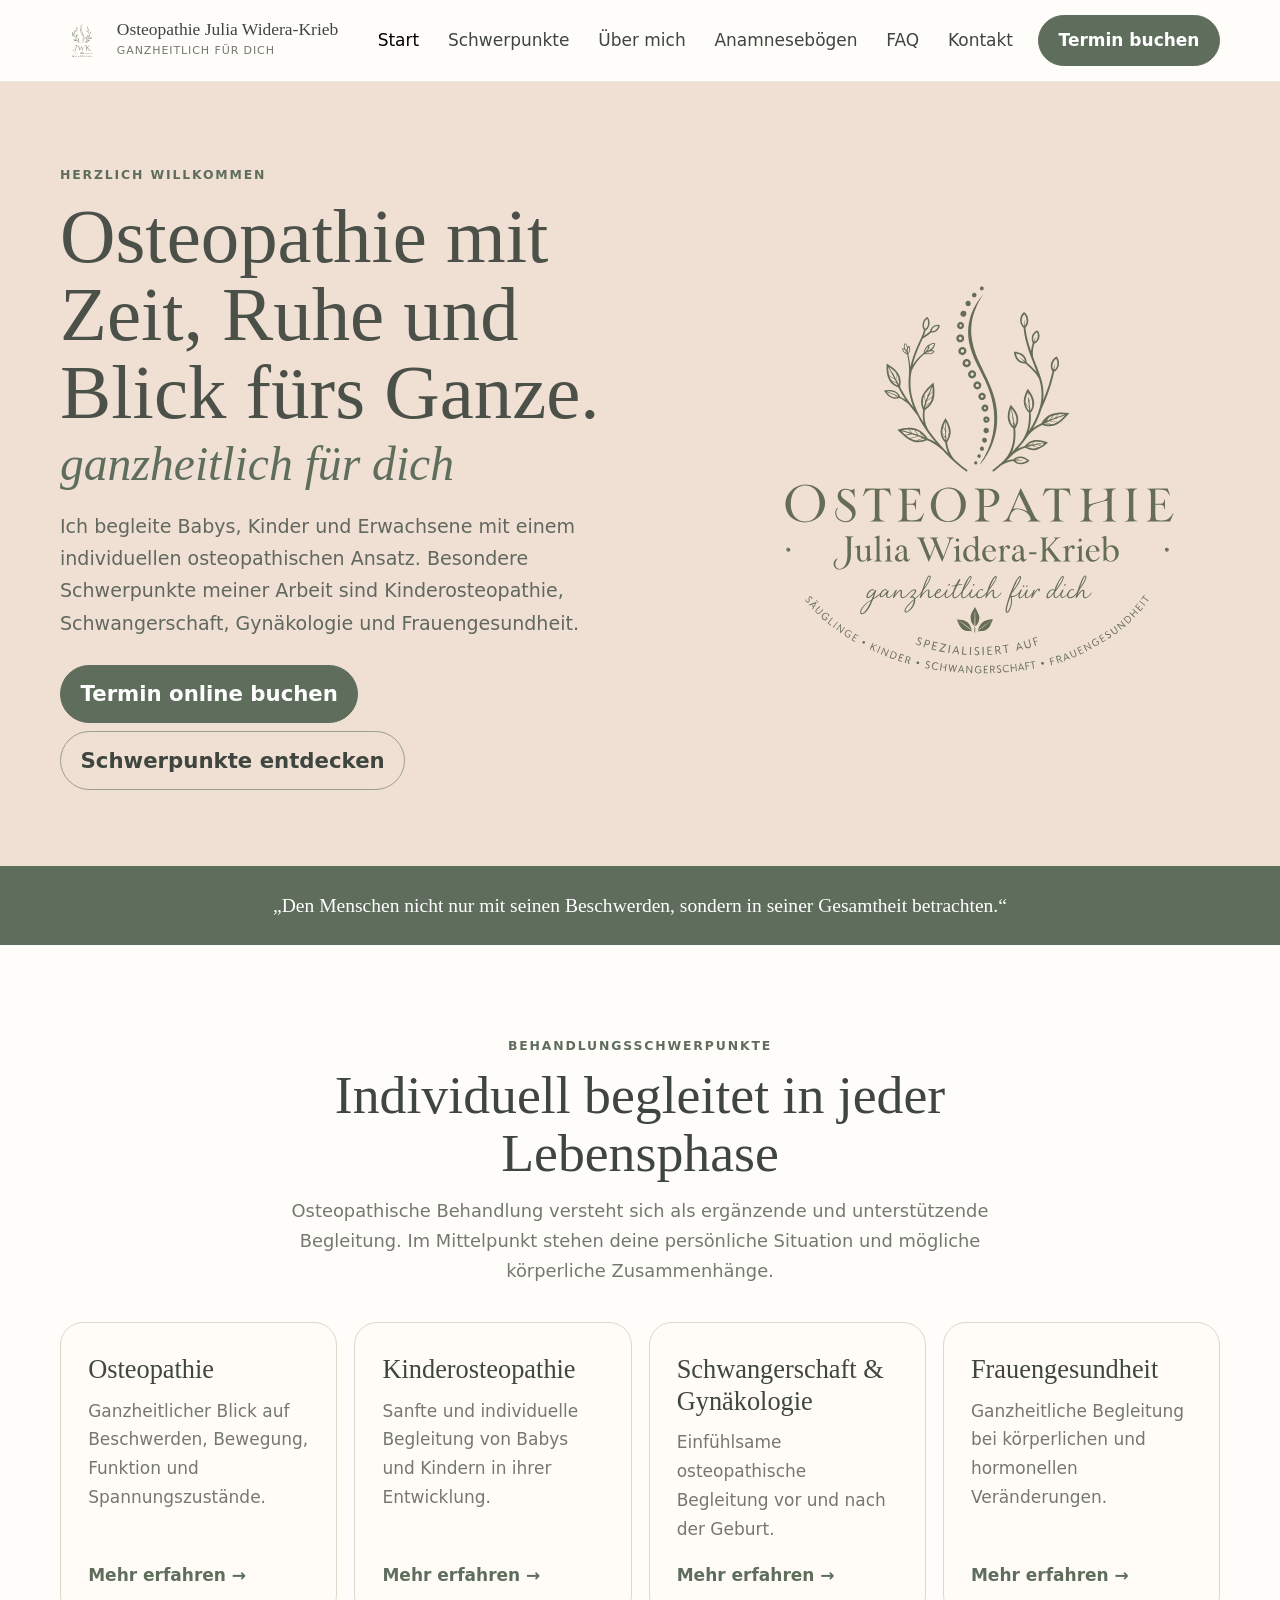
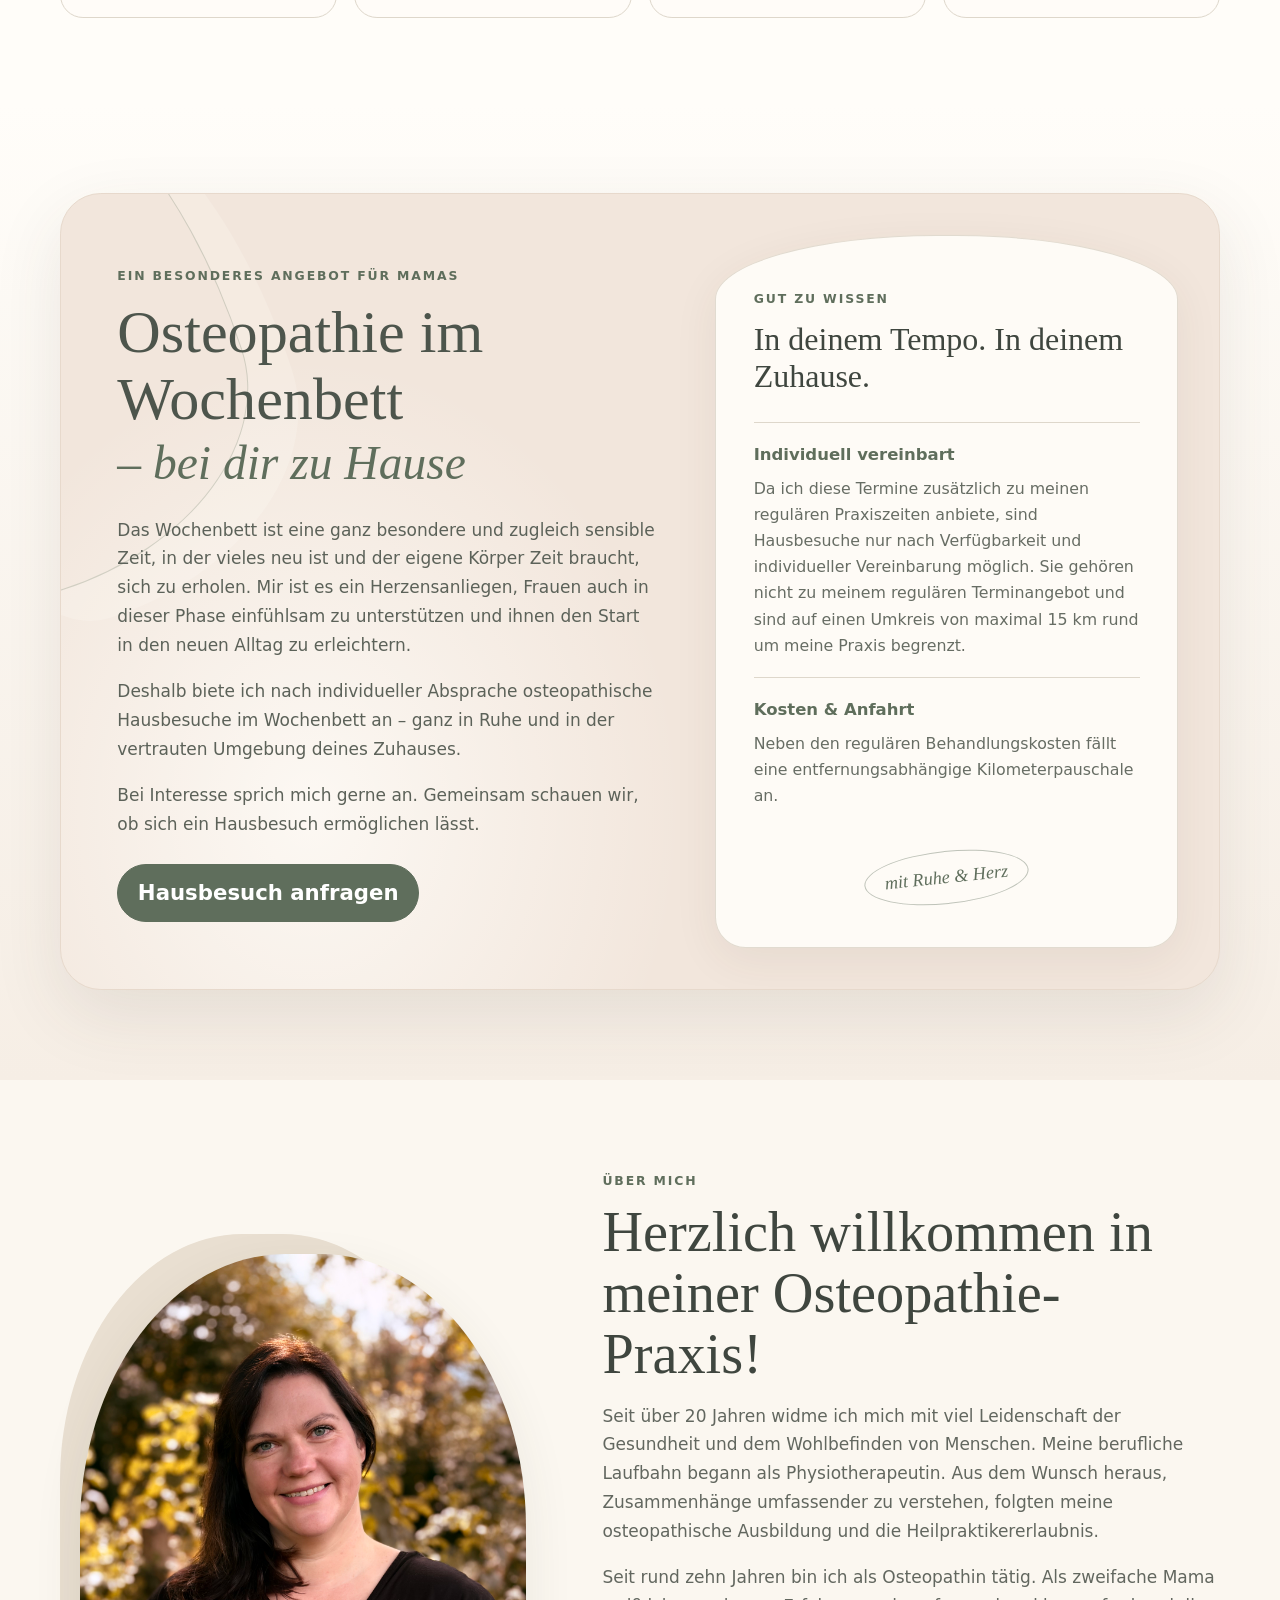
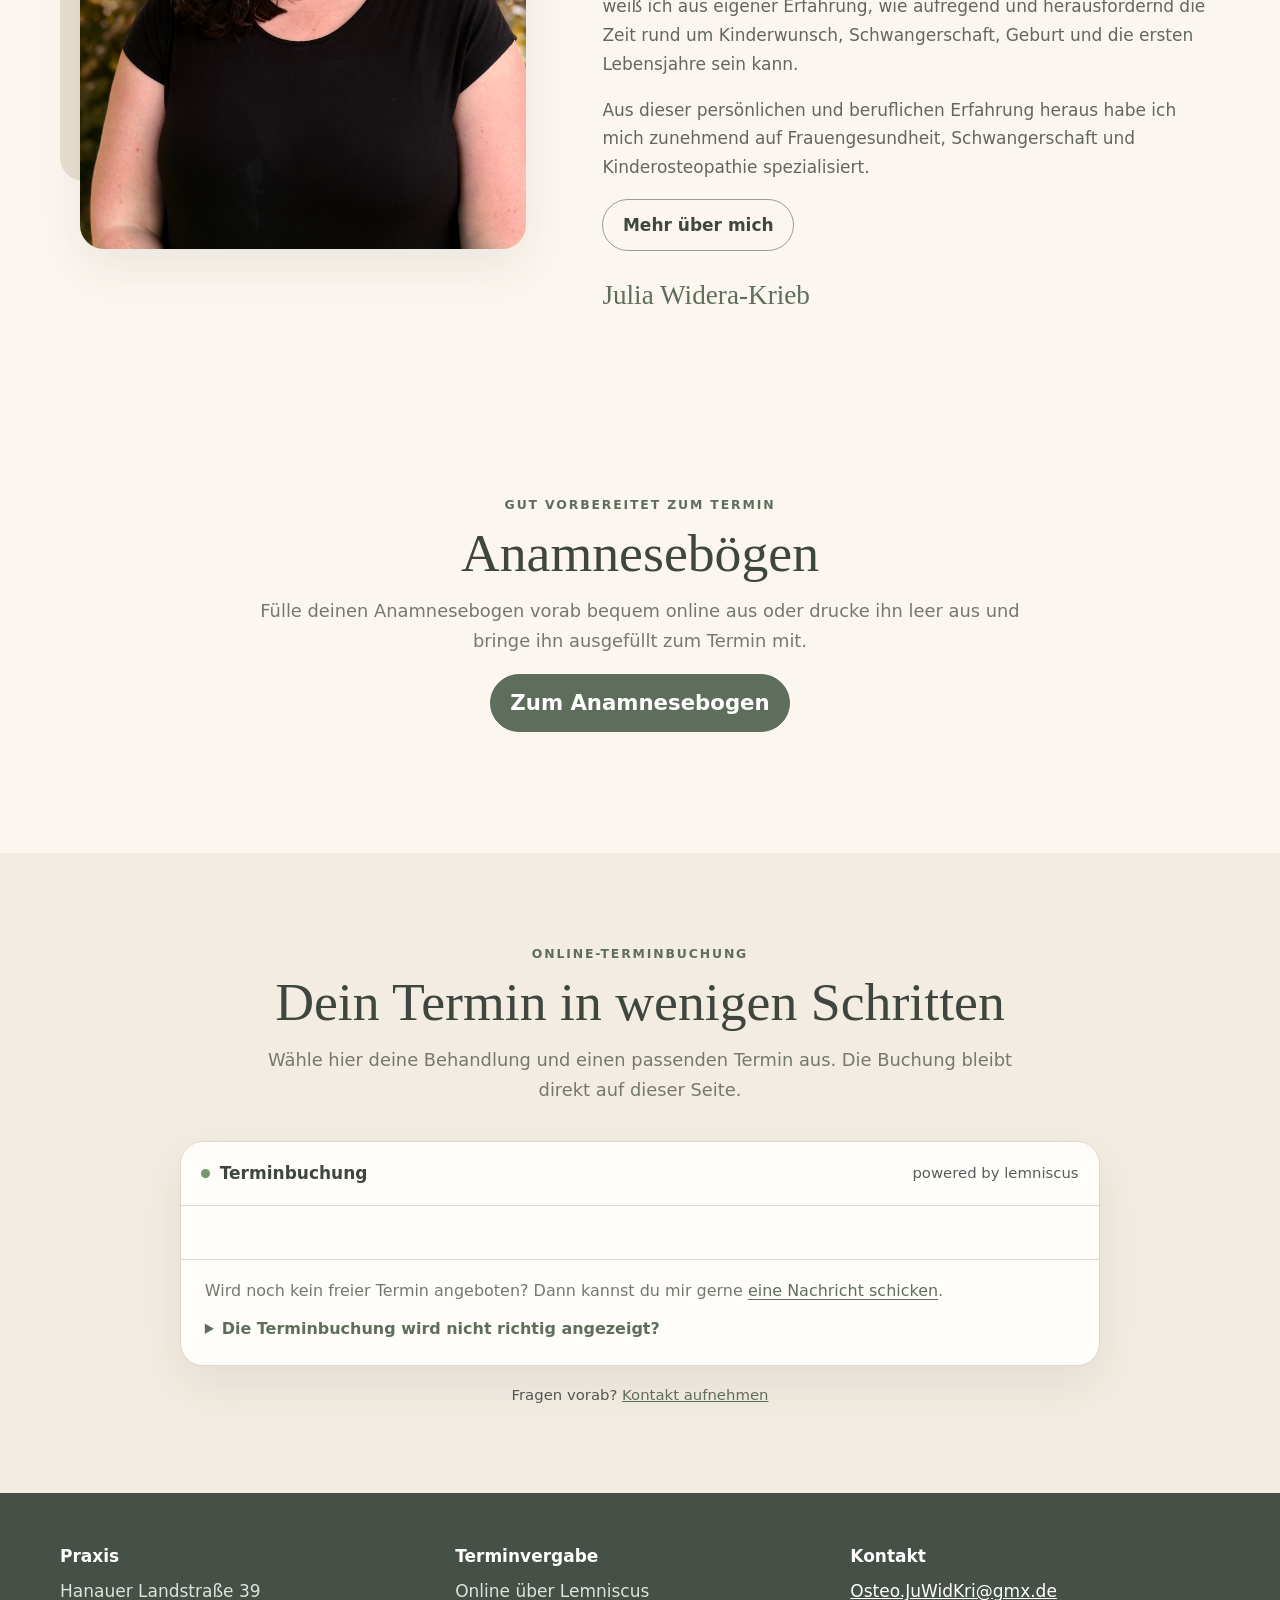
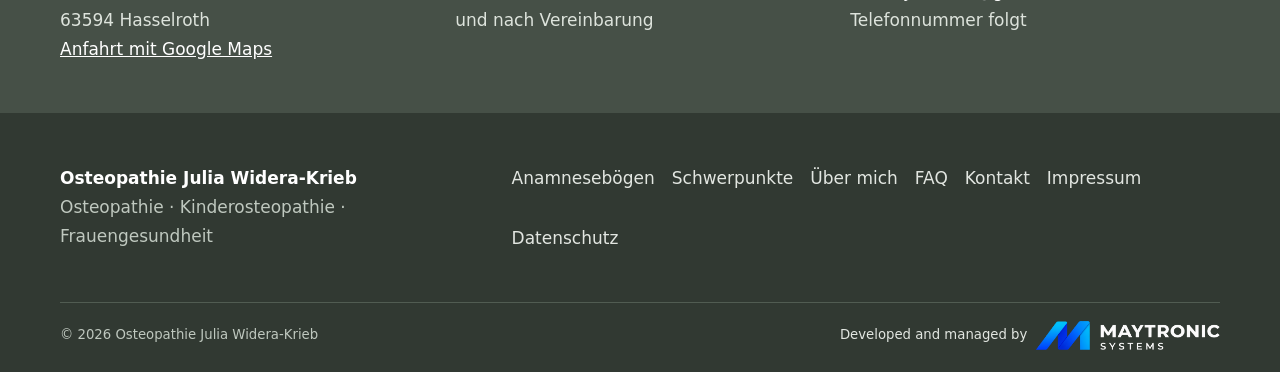
<file: index.html>
<!doctype html>
<html lang="de">
  <head>
    <meta charset="utf-8">
    <meta name="viewport" content="width=device-width,initial-scale=1">
    <title>
      Osteopathie Julia Widera-Krieb
    </title>
    <meta name="description" content="Osteopathie, Kinderosteopathie sowie osteopathische Begleitung rund um Schwangerschaft und Frauengesundheit bei Julia Widera-Krieb.">
    <link href="assets/bootstrap.min.css" rel="stylesheet">
    <link rel="icon" type="image/svg+xml" href="assets/logo%20WS.svg">
    <link rel="stylesheet" href="assets/style.css">
    <!-- Offizielle lemniscus my/OT-Einbettung: Buchungsdaten werden direkt bei lemniscus verarbeitet. -->
    <script type="text/javascript">
      window.pssConfig = {
        host: "https://my.lemniscus.de",
        token: "ea1f3260-634b-41db-aeab-2b932a20cb21",
        showMainVideoTeaser: false,
        showTermineTeaser: false,
        showFooter: false
      };
    </script>
    <script type="text/javascript" src="https://my.lemniscus.de/lem/app.nocache-pss.js"></script>
  </head>
  <body>
    <nav class="navbar navbar-expand-lg sticky-top border-bottom">
      <div class="container">
        <a class="navbar-brand" href="index.html">
          <span class="brand-mark">
            <img src="assets/logo%20klein.svg" alt="">
          </span>
          <span>
            <span class="brand-title">
              Osteopathie Julia Widera-Krieb
            </span>
            <small>
              ganzheitlich für dich
            </small>
          </span>
        </a>
        <div class="navbar-collapse">
          <ul class="navbar-nav ms-auto">
            <li>
              <a class="nav-link active" href="index.html">
                Start
              </a>
            </li>
            <li>
              <a class="nav-link" href="leistungen.html">
                Schwerpunkte
              </a>
            </li>
            <li>
              <a class="nav-link" href="ueber-uns.html">
                Über mich
              </a>
            </li>
            <li>
              <a class="nav-link" href="anamneseboegen.html">
                Anamnesebögen
              </a>
            </li>
            <li><a class="nav-link" href="faq.html">FAQ</a></li>
            <li>
              <a class="nav-link" href="kontakt.html">
                Kontakt
              </a>
            </li>
            <li>
              <a class="btn btn-primary ms-lg-2" href="#termin">
                Termin buchen
              </a>
            </li>
          </ul>
        </div>
      </div>
    </nav>
    <main>
      <section class="intro">
        <div class="container">
          <div class="intro-copy">
            <span class="eyebrow">
              Herzlich willkommen
            </span>
            <h1>
              Osteopathie mit Zeit, Ruhe und Blick fürs Ganze.
              <em>
                ganzheitlich für dich
              </em>
            </h1>
            <p class="lead">
              Ich begleite Babys, Kinder und Erwachsene mit einem individuellen osteopathischen Ansatz. Besondere Schwerpunkte meiner Arbeit sind Kinderosteopathie, Schwangerschaft, Gynäkologie und Frauengesundheit.
            </p>
            <div class="d-flex flex-wrap gap-2">
              <a href="#termin" class="btn btn-primary btn-lg">
                Termin online buchen
              </a>
              <a href="leistungen.html" class="btn btn-outline-secondary btn-lg">
                Schwerpunkte entdecken
              </a>
            </div>
          </div>
        </div>
        <div class="hero-visual">
          <img src="assets/logo%20neu.svg" alt="">
        </div>
      </section>
      <div class="quote-strip">
        „Den Menschen nicht nur mit seinen Beschwerden, sondern in seiner Gesamtheit betrachten.“
      </div>
      <section class="section">
        <div class="container">
          <div class="section-head center">
            <span class="eyebrow">
              Behandlungsschwerpunkte
            </span>
            <h2>
              Individuell begleitet in jeder Lebensphase
            </h2>
            <p>
              Osteopathische Behandlung versteht sich als ergänzende und unterstützende Begleitung. Im Mittelpunkt stehen deine persönliche Situation und mögliche körperliche Zusammenhänge.
            </p>
          </div>
          <div class="row g-3">
            <div class="col-md-6 col-xl-3">
              <a class="service-card" href="leistungen.html#osteopathie">
                <h3>
                  Osteopathie
                </h3>
                <p>
                  Ganzheitlicher Blick auf Beschwerden, Bewegung, Funktion und Spannungszustände.
                </p>
                <span class="more">
                  Mehr erfahren →
                </span>
              </a>
            </div>
            <div class="col-md-6 col-xl-3">
              <a class="service-card" href="leistungen.html#kinder">
                <h3>
                  Kinderosteopathie
                </h3>
                <p>
                  Sanfte und individuelle Begleitung von Babys und Kindern in ihrer Entwicklung.
                </p>
                <span class="more">
                  Mehr erfahren →
                </span>
              </a>
            </div>
            <div class="col-md-6 col-xl-3">
              <a class="service-card" href="leistungen.html#schwangerschaft">
                <h3>
                  Schwangerschaft & Gynäkologie
                </h3>
                <p>
                  Einfühlsame osteopathische Begleitung vor und nach der Geburt.
                </p>
                <span class="more">
                  Mehr erfahren →
                </span>
              </a>
            </div>
            <div class="col-md-6 col-xl-3">
              <a class="service-card" href="leistungen.html#frauengesundheit">
                <h3>
                  Frauengesundheit
                </h3>
                <p>
                  Ganzheitliche Begleitung bei körperlichen und hormonellen Veränderungen.
                </p>
                <span class="more">
                  Mehr erfahren →
                </span>
              </a>
            </div>
          </div>
        </div>
      </section>
      <section id="wochenbett" class="postpartum-section" aria-labelledby="postpartum-title">
        <div class="container">
          <div class="postpartum-feature">
            <div class="postpartum-art" aria-hidden="true"></div>
            <div class="postpartum-copy">
              <span class="eyebrow">Ein besonderes Angebot für Mamas</span>
              <h2 id="postpartum-title">Osteopathie im Wochenbett <em>– bei dir zu Hause</em></h2>
              <p>
                Das Wochenbett ist eine ganz besondere und zugleich sensible Zeit, in der vieles neu ist und der eigene Körper Zeit braucht, sich zu erholen. Mir ist es ein Herzensanliegen, Frauen auch in dieser Phase einfühlsam zu unterstützen und ihnen den Start in den neuen Alltag zu erleichtern.
              </p>
              <p>
                Deshalb biete ich nach individueller Absprache osteopathische Hausbesuche im Wochenbett an – ganz in Ruhe und in der vertrauten Umgebung deines Zuhauses.
              </p>
              <p>
                Bei Interesse sprich mich gerne an. Gemeinsam schauen wir, ob sich ein Hausbesuch ermöglichen lässt.
              </p>
              <a class="btn btn-primary btn-lg" href="mailto:Osteo.JuWidKri@gmx.de?subject=Anfrage%20Hausbesuch%20im%20Wochenbett">
                Hausbesuch anfragen
              </a>
            </div>
            <aside class="postpartum-details" aria-label="Informationen zum Hausbesuch">
              <span class="eyebrow">Gut zu wissen</span>
              <h3>In deinem Tempo. In deinem Zuhause.</h3>
              <div class="postpartum-fact">
                <strong>Individuell vereinbart</strong>
                <p>Da ich diese Termine zusätzlich zu meinen regulären Praxiszeiten anbiete, sind Hausbesuche nur nach Verfügbarkeit und individueller Vereinbarung möglich. Sie gehören nicht zu meinem regulären Terminangebot und sind auf einen Umkreis von maximal 15 km rund um meine Praxis begrenzt.</p>
              </div>
              <div class="postpartum-fact">
                <strong>Kosten &amp; Anfahrt</strong>
                <p>Neben den regulären Behandlungskosten fällt eine entfernungsabhängige Kilometerpauschale an.</p>
              </div>
              <span class="postpartum-seal" aria-hidden="true">mit Ruhe &amp; Herz</span>
            </aside>
          </div>
        </div>
      </section>
      <section class="section section-soft">
        <div class="container">
          <div class="about-grid">
            <div class="portrait-frame">
              <img src="assets/Totale.jpeg">
            </div>
            <div class="about-copy">
              <span class="eyebrow">
                Über mich
              </span>
              <h2>
                Herzlich willkommen in meiner Osteopathie-Praxis!
              </h2>
              <p>
                Seit über 20 Jahren widme ich mich mit viel Leidenschaft der Gesundheit und dem Wohlbefinden von Menschen. Meine berufliche Laufbahn begann als Physiotherapeutin. Aus dem Wunsch heraus, Zusammenhänge umfassender zu verstehen, folgten meine osteopathische Ausbildung und die Heilpraktikererlaubnis.
              </p>
              <p>
                Seit rund zehn Jahren bin ich als Osteopathin tätig. Als zweifache Mama weiß ich aus eigener Erfahrung, wie aufregend und herausfordernd die Zeit rund um Kinderwunsch, Schwangerschaft, Geburt und die ersten Lebensjahre sein kann.
              </p>
              <p>
                Aus dieser persönlichen und beruflichen Erfahrung heraus habe ich mich zunehmend auf Frauengesundheit, Schwangerschaft und Kinderosteopathie spezialisiert.
              </p>
              <a class="btn btn-outline-secondary" href="ueber-uns.html">
                Mehr über mich
              </a>
              <div class="signature">
                Julia Widera-Krieb
              </div>
            </div>
          </div>
        </div>
      </section>
      <section class="section section-soft" aria-labelledby="anamnese-teaser-title">
        <div class="container">
          <div class="section-head center">
            <span class="eyebrow">Gut vorbereitet zum Termin</span>
            <h2 id="anamnese-teaser-title">Anamnesebögen</h2>
            <p>Fülle deinen Anamnesebogen vorab bequem online aus oder drucke ihn leer aus und bringe ihn ausgefüllt zum Termin mit.</p>
            <a href="anamneseboegen.html" class="btn btn-primary btn-lg">Zum Anamnesebogen</a>
          </div>
        </div>
      </section>
      <section id="termin" class="booking-section">
        <div class="container">
          <div class="section-head center">
            <span class="eyebrow">
              Online-Terminbuchung
            </span>
            <h2>
              Dein Termin in wenigen Schritten
            </h2>
            <p>
              <span class="booking-desktop-description">Wähle hier deine Behandlung und einen passenden Termin aus. Die Buchung bleibt direkt auf dieser Seite.</span><span class="booking-mobile-description">Buche deinen Termin bequem über das sichere Buchungsportal von lemniscus.</span>
            </p>
          </div>
          <div class="booking-shell">
            <div class="booking-top">
              <span class="status-dot">
              </span>
              <strong>
                Terminbuchung
              </strong>
              <span class="ms-auto text-muted small">
                powered by lemniscus
              </span>
            </div>
            <div class="booking-mobile-cta">
              <p>Wähle deine Behandlung und den passenden Termin. Das Buchungsportal ist für dein Smartphone optimiert.</p>
              <a class="btn btn-primary btn-lg" href="https://my.lemniscus.de/ot/ea1f3260-634b-41db-aeab-2b932a20cb21">Termin bei lemniscus auswählen</a>
            </div>
            <div class="booking-embed-scroll" role="region" aria-label="Online-Terminbuchung" tabindex="0">
              <div id="pss"></div>
            </div>
            <div class="booking-help">
              <p>Wird noch kein freier Termin angeboten? Dann kannst du mir gerne <a href="kontakt.html">eine Nachricht schicken</a>.</p>
              <details>
                <summary>Die Terminbuchung wird nicht richtig angezeigt?</summary>
                <p>Du kannst die Buchung alternativ <a href="https://my.lemniscus.de/ot/ea1f3260-634b-41db-aeab-2b932a20cb21" target="_blank" rel="noopener noreferrer">direkt bei lemniscus öffnen</a>.</p>
              </details>
              <noscript><p>Für die Online-Terminbuchung muss JavaScript aktiviert sein. Alternativ kannst du die <a href="https://my.lemniscus.de/ot/ea1f3260-634b-41db-aeab-2b932a20cb21">Terminbuchung bei lemniscus öffnen</a>.</p></noscript>
            </div>
          </div>
          <p class="small text-center text-muted mt-3 mb-0">
            Fragen vorab?
            <a href="kontakt.html">
              Kontakt aufnehmen
            </a>
          </p>
        </div>
      </section>
      <section class="info-band">
        <div class="container">
          <div class="row g-4">
            <div class="col-md-4">
              <strong>
                Praxis
              </strong>
              <p>
                Hanauer Landstraße 39
                <br>
                63594 Hasselroth
                <br>
                <a href="https://www.google.com/maps/search/?api=1&amp;query=Hanauer%20Landstra%C3%9Fe%2039%2C%2063594%20Hasselroth" target="_blank" rel="noopener noreferrer">Anfahrt mit Google Maps</a>
              </p>
            </div>
            <div class="col-md-4">
              <strong>
                Terminvergabe
              </strong>
              <p>
                Online über Lemniscus
                <br>
                und nach Vereinbarung
              </p>
            </div>
            <div class="col-md-4">
              <strong>
                Kontakt
              </strong>
              <p>
                <a href="mailto:Osteo.JuWidKri@gmx.de">
                  Osteo.JuWidKri@gmx.de
                </a>
                <br>
                Telefonnummer folgt
              </p>
            </div>
          </div>
        </div>
      </section>
    </main>
    <footer>
      <div class="container">
        <div class="footer-main">
          <div>
            <strong>
              Osteopathie Julia Widera-Krieb
            </strong>
            <p>
              Osteopathie · Kinderosteopathie · Frauengesundheit
            </p>
          </div>
          <div class="footer-links">
            <a href="anamneseboegen.html">Anamnesebögen</a>
            <a href="leistungen.html">
              Schwerpunkte
            </a>
            <a href="ueber-uns.html">
              Über mich
            </a>
            <a href="faq.html">FAQ</a>
            <a href="kontakt.html">
              Kontakt
            </a>
            <a href="impressum.html">
              Impressum
            </a>
            <a href="datenschutz.html">
              Datenschutz
            </a>
          </div>
        </div>
        <div class="footer-bottom">
          <span>
            © 2026 Osteopathie Julia Widera-Krieb
          </span>
          <a class="footer-credit" href="https://maytronic-systems.com" target="_blank" rel="noopener noreferrer">
            <span>
              Developed and managed by
            </span>
            <img src="assets/Maytronics Logo White.png" alt="Maytronic Systems">
          </a>
        </div>
      </div>
    </footer>
    <div class="mobile-book">
      <a href="#termin">
        Termin buchen
      </a>
    </div>
    <script src="assets/bootstrap.bundle.min.js">
    </script>
  <script src="assets/page.js"></script>
  </body>
</html>
</file>
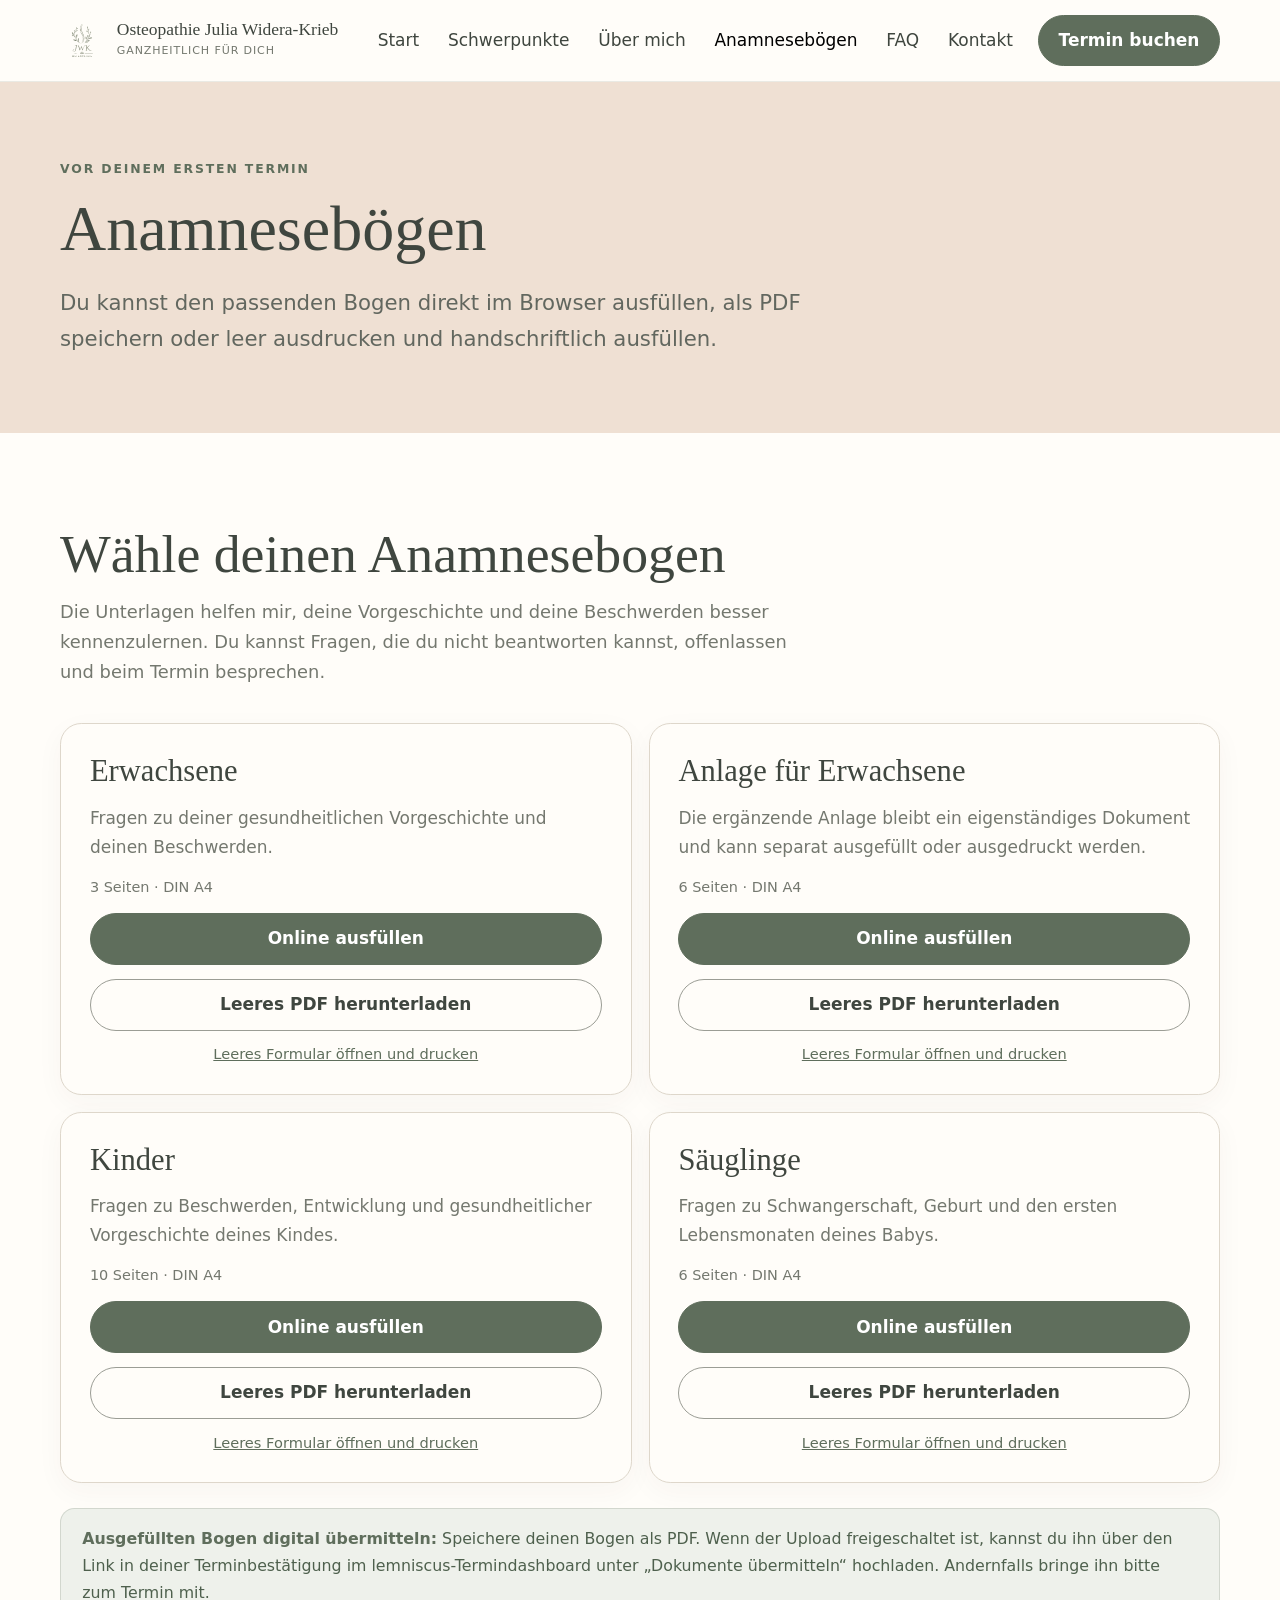
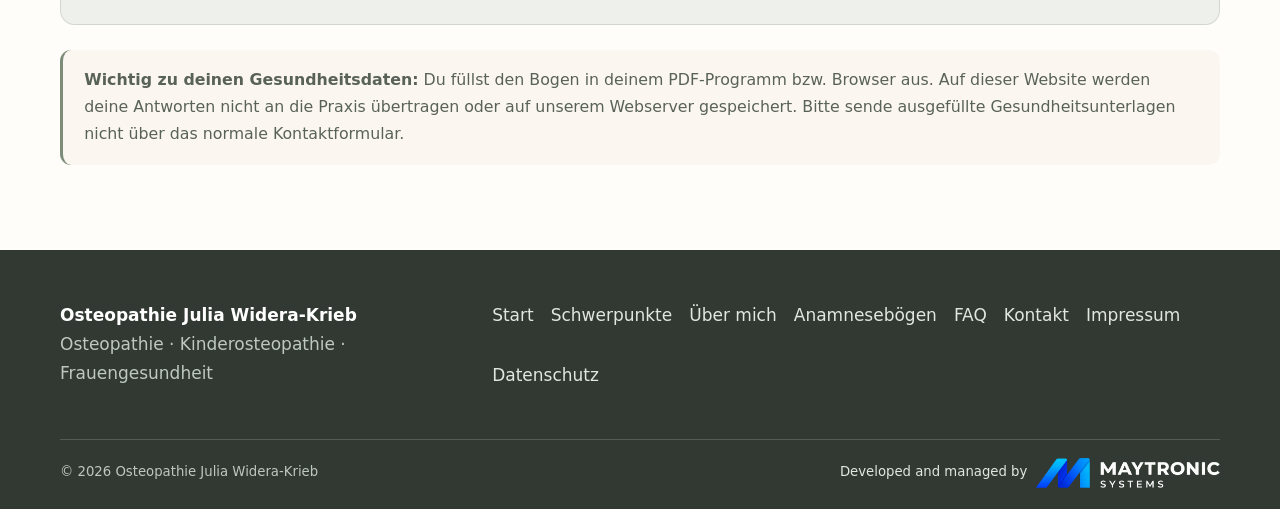
<file: anamneseboegen.html>
<!doctype html>
<html lang="de">
<head>
  <meta charset="utf-8">
  <meta name="viewport" content="width=device-width, initial-scale=1">
  <title>Anamnesebögen | Osteopathie Julia Widera-Krieb</title>
  <meta name="description" content="Anamnesebögen für Erwachsene, Kinder und Säuglinge. Online ausfüllen, herunterladen oder ausdrucken.">
  <link href="assets/bootstrap.min.css" rel="stylesheet">
  <link rel="icon" type="image/svg+xml" href="assets/logo%20WS.svg">
  <link rel="stylesheet" href="assets/style.css">
</head>
<body>
  <nav class="navbar navbar-expand-lg sticky-top border-bottom">
    <div class="container">
      <a class="navbar-brand" href="index.html">
        <span class="brand-mark"><img src="assets/logo%20klein.svg" alt=""></span>
        <span><span class="brand-title">Osteopathie Julia Widera-Krieb</span><small>ganzheitlich für dich</small></span>
      </a>
      <div class="navbar-collapse">
        <ul class="navbar-nav ms-auto">
          <li><a class="nav-link" href="index.html">Start</a></li>
          <li><a class="nav-link" href="leistungen.html">Schwerpunkte</a></li>
          <li><a class="nav-link" href="ueber-uns.html">Über mich</a></li>
          <li><a class="nav-link active" aria-current="page" href="anamneseboegen.html">Anamnesebögen</a></li>
          <li><a class="nav-link" href="faq.html">FAQ</a></li>
          <li><a class="nav-link" href="kontakt.html">Kontakt</a></li>
          <li><a class="btn btn-primary ms-lg-2" href="index.html#termin">Termin buchen</a></li>
        </ul>
      </div>
    </div>
  </nav>
  <main>
    <header class="page-hero">
      <div class="container">
        <span class="eyebrow">Vor deinem ersten Termin</span>
        <h1>Anamnesebögen</h1>
        <p class="lead mt-3 anamnesis-intro">Du kannst den passenden Bogen direkt im Browser ausfüllen, als PDF speichern oder leer ausdrucken und handschriftlich ausfüllen.</p>
      </div>
    </header>
    <section class="section">
      <div class="container">
        <div class="section-head">
          <h2>Wähle deinen Anamnesebogen</h2>
          <p>Die Unterlagen helfen mir, deine Vorgeschichte und deine Beschwerden besser kennenzulernen. Du kannst Fragen, die du nicht beantworten kannst, offenlassen und beim Termin besprechen.</p>
        </div>
        <div class="row g-3">
          <div class="col-lg-6">
            <article class="anamnesis-card">
              <h3>Erwachsene</h3>
              <p>Fragen zu deiner gesundheitlichen Vorgeschichte und deinen Beschwerden.</p>
              <div class="anamnesis-pages">3 Seiten · DIN A4</div>
              <button type="button" class="btn btn-primary w-100 anamnesis-view" data-file="assets/anamnese/Anamnese_Erwachsene_Julia_Widera-Krieb.pdf" data-title="Anamnese für Erwachsene">Online ausfüllen</button>
              <a class="btn btn-outline-secondary w-100" href="assets/anamnese/Anamnese_Erwachsene_Julia_Widera-Krieb.pdf" download>Leeres PDF herunterladen</a>
              <a class="anamnesis-print-link" href="assets/anamnese/Anamnese_Erwachsene_Julia_Widera-Krieb.pdf" target="_blank" rel="noopener noreferrer">Leeres Formular öffnen und drucken</a>
            </article>
          </div>
          <div class="col-lg-6">
            <article class="anamnesis-card">
              <h3>Anlage für Erwachsene</h3>
              <p>Die ergänzende Anlage bleibt ein eigenständiges Dokument und kann separat ausgefüllt oder ausgedruckt werden.</p>
              <div class="anamnesis-pages">6 Seiten · DIN A4</div>
              <button type="button" class="btn btn-primary w-100 anamnesis-view" data-file="assets/anamnese/Anamnese_Anhang_Erwachsene_Julia_Widera-Krieb.pdf" data-title="Anlage zum Anamnesebogen für Erwachsene">Online ausfüllen</button>
              <a class="btn btn-outline-secondary w-100" href="assets/anamnese/Anamnese_Anhang_Erwachsene_Julia_Widera-Krieb.pdf" download>Leeres PDF herunterladen</a>
              <a class="anamnesis-print-link" href="assets/anamnese/Anamnese_Anhang_Erwachsene_Julia_Widera-Krieb.pdf" target="_blank" rel="noopener noreferrer">Leeres Formular öffnen und drucken</a>
            </article>
          </div>
          <div class="col-lg-6">
            <article class="anamnesis-card">
              <h3>Kinder</h3>
              <p>Fragen zu Beschwerden, Entwicklung und gesundheitlicher Vorgeschichte deines Kindes.</p>
              <div class="anamnesis-pages">10 Seiten · DIN A4</div>
              <button type="button" class="btn btn-primary w-100 anamnesis-view" data-file="assets/anamnese/Anamnese_Kinder_Julia_Widera-Krieb.pdf" data-title="Anamnese für Kinder">Online ausfüllen</button>
              <a class="btn btn-outline-secondary w-100" href="assets/anamnese/Anamnese_Kinder_Julia_Widera-Krieb.pdf" download>Leeres PDF herunterladen</a>
              <a class="anamnesis-print-link" href="assets/anamnese/Anamnese_Kinder_Julia_Widera-Krieb.pdf" target="_blank" rel="noopener noreferrer">Leeres Formular öffnen und drucken</a>
            </article>
          </div>
          <div class="col-lg-6">
            <article class="anamnesis-card">
              <h3>Säuglinge</h3>
              <p>Fragen zu Schwangerschaft, Geburt und den ersten Lebensmonaten deines Babys.</p>
              <div class="anamnesis-pages">6 Seiten · DIN A4</div>
              <button type="button" class="btn btn-primary w-100 anamnesis-view" data-file="assets/anamnese/Anamnese_Saeuglinge_Julia_Widera-Krieb.pdf" data-title="Anamnese für Säuglinge">Online ausfüllen</button>
              <a class="btn btn-outline-secondary w-100" href="assets/anamnese/Anamnese_Saeuglinge_Julia_Widera-Krieb.pdf" download>Leeres PDF herunterladen</a>
              <a class="anamnesis-print-link" href="assets/anamnese/Anamnese_Saeuglinge_Julia_Widera-Krieb.pdf" target="_blank" rel="noopener noreferrer">Leeres Formular öffnen und drucken</a>
            </article>
          </div>
        </div>
        <div class="anamnesis-upload-tip mt-4" role="note">
          <strong>Ausgefüllten Bogen digital übermitteln:</strong>
          Speichere deinen Bogen als PDF. Wenn der Upload freigeschaltet ist, kannst du ihn über den Link in deiner Terminbestätigung im lemniscus-Termindashboard unter „Dokumente übermitteln“ hochladen. Andernfalls bringe ihn bitte zum Termin mit.
        </div>
        <div class="anamnesis-notice mt-4" role="note">
          <strong>Wichtig zu deinen Gesundheitsdaten:</strong>
          Du füllst den Bogen in deinem PDF-Programm bzw. Browser aus. Auf dieser Website werden deine Antworten nicht an die Praxis übertragen oder auf unserem Webserver gespeichert. Bitte sende ausgefüllte Gesundheitsunterlagen nicht über das normale Kontaktformular.
        </div>
      </div>
    </section>
    <section id="anamnesis-editor" class="section section-soft anamnesis-editor" hidden>
      <div class="container">
        <div class="d-flex flex-wrap justify-content-between align-items-center gap-3 mb-3">
          <div>
            <span class="eyebrow">Dein Formular</span>
            <h2 id="anamnesis-editor-title">Online ausfüllen</h2>
          </div>
          <button class="btn btn-outline-secondary" type="button" id="anamnesis-close">Schließen</button>
        </div>
        <p>Trage deine Antworten direkt in die PDF-Felder ein. Im PDF-Viewer kannst du anschließend speichern oder drucken. Je nach Browser sind die Funktionen unterschiedlich angeordnet.</p>
        <div class="anamnesis-viewer">
          <iframe id="anamnesis-frame" title="Ausfüllbares PDF-Formular" loading="lazy"></iframe>
        </div>
        <div class="d-flex flex-wrap gap-2 mt-3">
          <a id="anamnesis-open" class="btn btn-primary" href="#" target="_blank" rel="noopener noreferrer">PDF in eigenem Fenster öffnen</a>
          <a id="anamnesis-download" class="btn btn-outline-secondary" href="#" download>Leere PDF herunterladen</a>
        </div>
        <p class="small text-muted mt-3 mb-0">Falls du die Formularfelder auf deinem Gerät nicht bearbeiten kannst, lade das PDF herunter und öffne es in einem PDF-Programm. Du kannst es auch direkt leer ausdrucken.</p>
      </div>
    </section>
  </main>
  <footer>
    <div class="container">
      <div class="footer-main">
        <div><strong>Osteopathie Julia Widera-Krieb</strong><p>Osteopathie · Kinderosteopathie · Frauengesundheit</p></div>
        <div class="footer-links">
          <a href="index.html">Start</a>
          <a href="leistungen.html">Schwerpunkte</a>
          <a href="ueber-uns.html">Über mich</a>
          <a href="anamneseboegen.html">Anamnesebögen</a>
          <a href="faq.html">FAQ</a>
          <a href="kontakt.html">Kontakt</a>
          <a href="impressum.html">Impressum</a>
          <a href="datenschutz.html">Datenschutz</a>
        </div>
      </div>
      <div class="footer-bottom">
        <span>© 2026 Osteopathie Julia Widera-Krieb</span>
        <a class="footer-credit" href="https://maytronic-systems.com" target="_blank" rel="noopener noreferrer"><span>Developed and managed by</span><img src="assets/Maytronics%20Logo%20White.png" alt="Maytronic Systems"></a>
      </div>
    </div>
  </footer>
  <div class="mobile-book"><a href="index.html#termin">Termin buchen</a></div>
  <script src="assets/bootstrap.bundle.min.js"></script>
  <script src="assets/page.js"></script>
  <script src="assets/anamnese.js"></script>
</body>
</html>
</file>
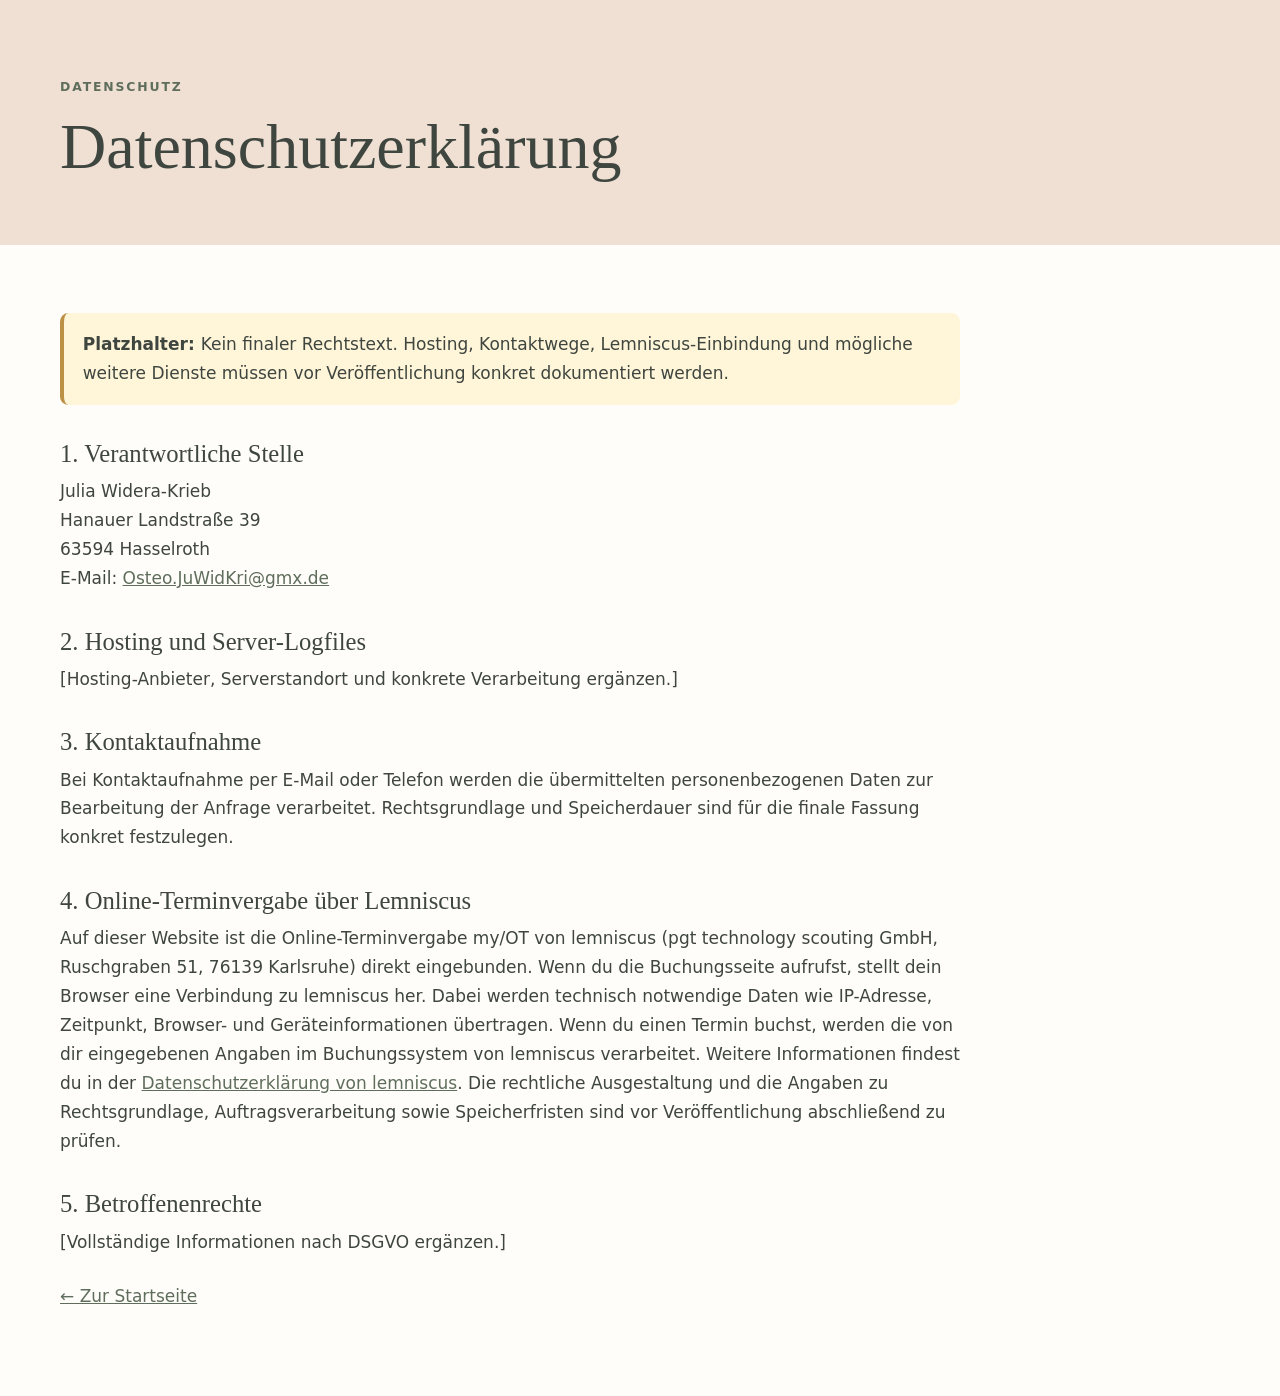
<file: datenschutz.html>
<!doctype html>
<html lang="de">
  <head>
    <meta charset="utf-8">
    <meta name="viewport" content="width=device-width,initial-scale=1">
    <title>
      Datenschutz | Osteopathie Julia Widera-Krieb
    </title>
    <link href="assets/bootstrap.min.css" rel="stylesheet">
    <link rel="icon" type="image/svg+xml" href="assets/logo%20WS.svg">
    <link rel="stylesheet" href="assets/style.css">
  </head>
  <body>
    <main>
      <section class="page-hero">
        <div class="container">
          <span class="eyebrow">
            Datenschutz
          </span>
          <h1>
            Datenschutzerklärung
          </h1>
        </div>
      </section>
      <section class="page-content">
        <div class="container">
          <div class="legal">
            <div class="notice">
              <strong>
                Platzhalter:
              </strong>
              Kein finaler Rechtstext. Hosting, Kontaktwege, Lemniscus-Einbindung und mögliche weitere Dienste müssen vor Veröffentlichung konkret dokumentiert werden.
            </div>
            <h2>
              1. Verantwortliche Stelle
            </h2>
            <p>
              Julia Widera-Krieb
              <br>
              Hanauer Landstraße 39
              <br>
              63594 Hasselroth
              <br>
              E-Mail:
              <a href="mailto:Osteo.JuWidKri@gmx.de">
                Osteo.JuWidKri@gmx.de
              </a>
            </p>
            <h2>
              2. Hosting und Server-Logfiles
            </h2>
            <p>
              [Hosting-Anbieter, Serverstandort und konkrete Verarbeitung ergänzen.]
            </p>
            <h2>
              3. Kontaktaufnahme
            </h2>
            <p>
              Bei Kontaktaufnahme per E-Mail oder Telefon werden die übermittelten personenbezogenen Daten zur Bearbeitung der Anfrage verarbeitet. Rechtsgrundlage und Speicherdauer sind für die finale Fassung konkret festzulegen.
            </p>
            <h2>
              4. Online-Terminvergabe über Lemniscus
            </h2>
            <p>
              Auf dieser Website ist die Online-Terminvergabe my/OT von lemniscus (pgt technology scouting GmbH, Ruschgraben 51, 76139 Karlsruhe) direkt eingebunden. Wenn du die Buchungsseite aufrufst, stellt dein Browser eine Verbindung zu lemniscus her. Dabei werden technisch notwendige Daten wie IP-Adresse, Zeitpunkt, Browser- und Geräteinformationen übertragen. Wenn du einen Termin buchst, werden die von dir eingegebenen Angaben im Buchungssystem von lemniscus verarbeitet. Weitere Informationen findest du in der <a href="https://lemniscus.de/datenschutzerklaerung.html" target="_blank" rel="noopener noreferrer">Datenschutzerklärung von lemniscus</a>. Die rechtliche Ausgestaltung und die Angaben zu Rechtsgrundlage, Auftragsverarbeitung sowie Speicherfristen sind vor Veröffentlichung abschließend zu prüfen.
            </p>
            <h2>
              5. Betroffenenrechte
            </h2>
            <p>
              [Vollständige Informationen nach DSGVO ergänzen.]
            </p>
            <p class="mt-4">
              <a href="index.html">
                ← Zur Startseite
              </a>
            </p>
          </div>
        </div>
      </section>
    </main>
  </body>
</html>
</file>
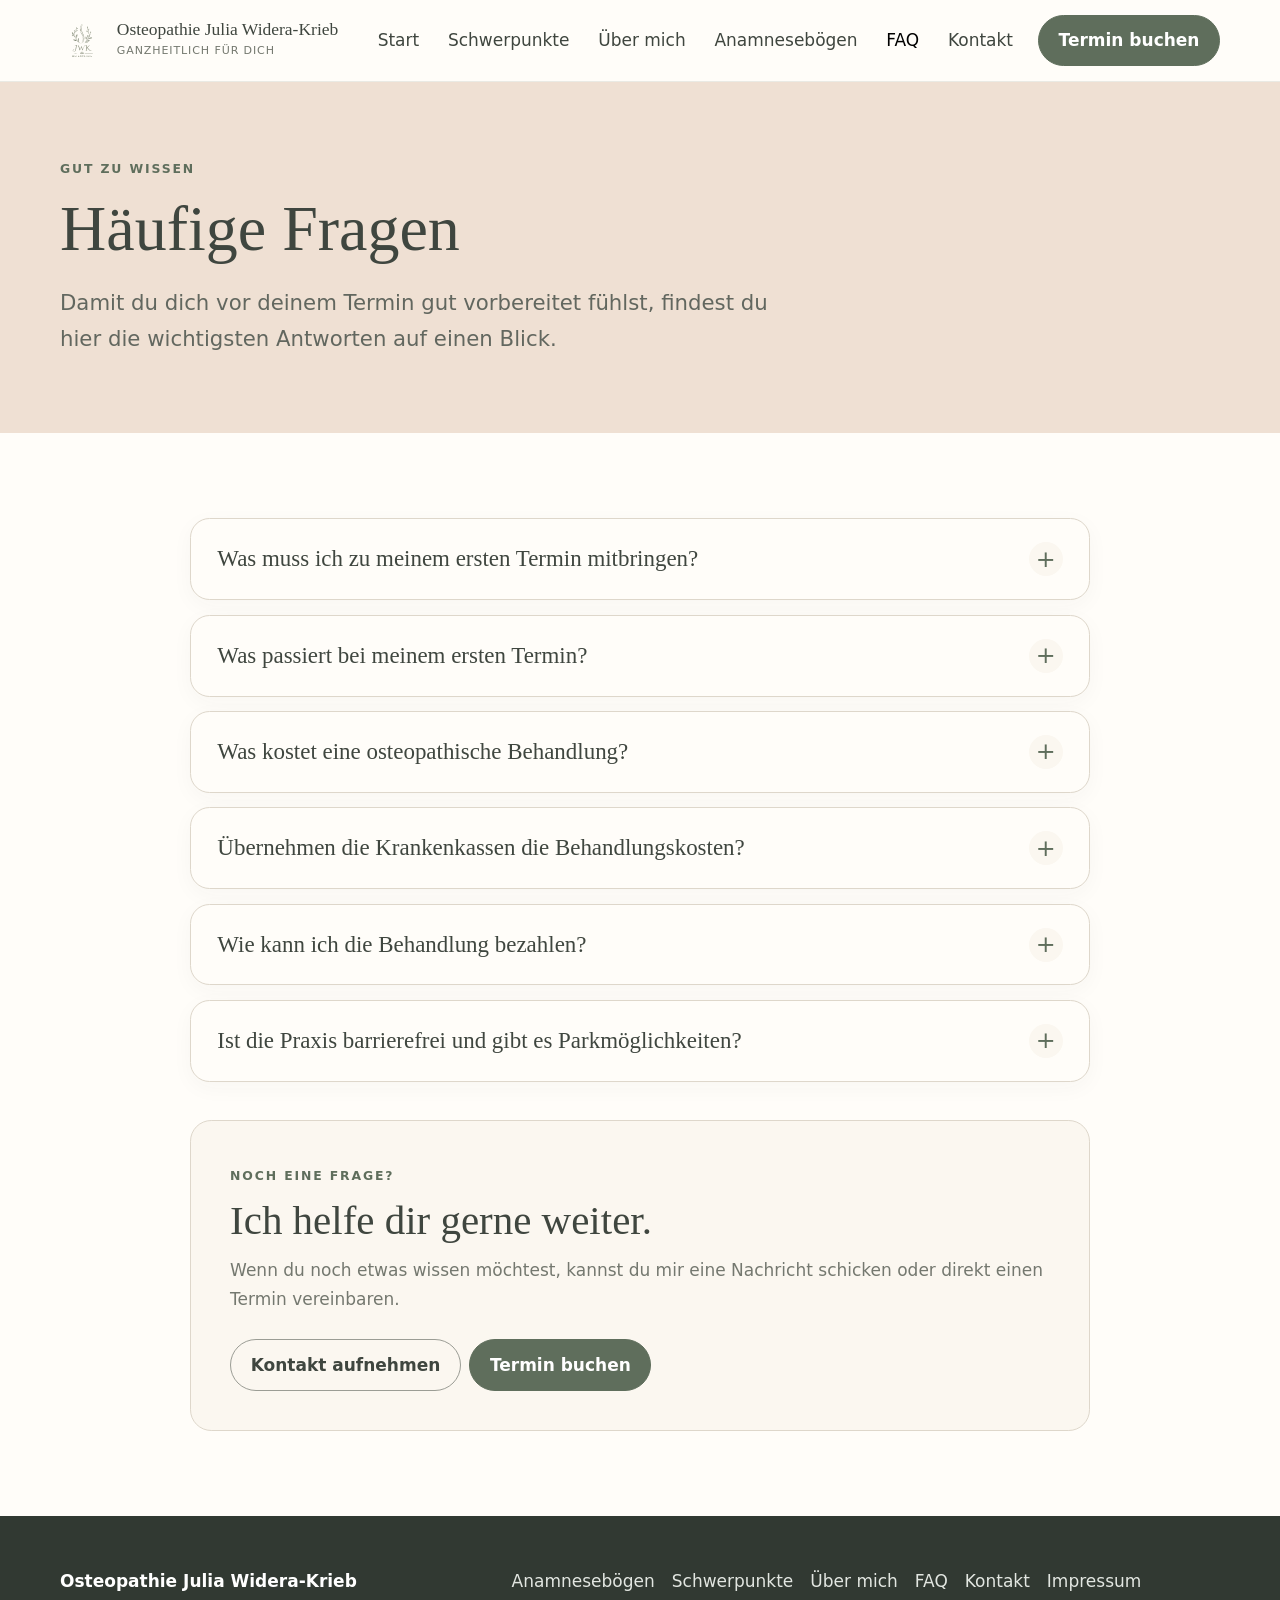
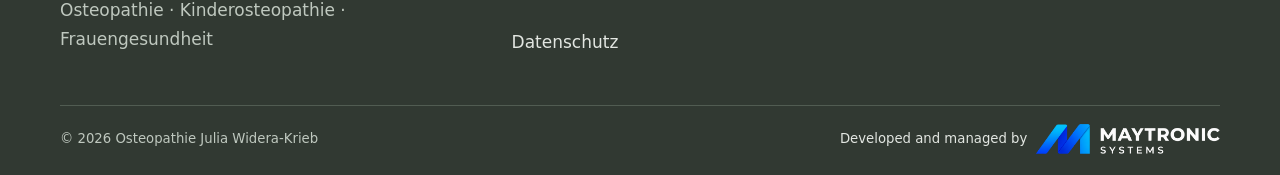
<file: faq.html>
<!doctype html>
<html lang="de">
<head>
  <meta charset="utf-8">
  <meta name="viewport" content="width=device-width, initial-scale=1">
  <title>Häufige Fragen (FAQ) | Osteopathie Julia Widera-Krieb</title>
  <meta name="description" content="Antworten auf häufige Fragen zu deinem ersten Osteopathie-Termin, Behandlungskosten, Krankenkassen, Bezahlung und Anfahrt.">
  <link href="assets/bootstrap.min.css" rel="stylesheet">
  <link rel="icon" type="image/svg+xml" href="assets/logo%20WS.svg">
  <link rel="stylesheet" href="assets/style.css">
</head>
<body>
  <nav class="navbar navbar-expand-lg sticky-top border-bottom">
    <div class="container">
      <a class="navbar-brand" href="index.html">
        <span class="brand-mark"><img src="assets/logo%20klein.svg" alt=""></span>
        <span><span class="brand-title">Osteopathie Julia Widera-Krieb</span><small>ganzheitlich für dich</small></span>
      </a>
      <div class="navbar-collapse">
        <ul class="navbar-nav ms-auto">
          <li><a class="nav-link" href="index.html">Start</a></li>
          <li><a class="nav-link" href="leistungen.html">Schwerpunkte</a></li>
          <li><a class="nav-link" href="ueber-uns.html">Über mich</a></li>
          <li><a class="nav-link" href="anamneseboegen.html">Anamnesebögen</a></li>
          <li><a class="nav-link active" aria-current="page" href="faq.html">FAQ</a></li>
          <li><a class="nav-link" href="kontakt.html">Kontakt</a></li>
          <li><a class="btn btn-primary ms-lg-2" href="index.html#termin">Termin buchen</a></li>
        </ul>
      </div>
    </div>
  </nav>
  <main>
    <header class="page-hero">
      <div class="container">
        <span class="eyebrow">Gut zu wissen</span>
        <h1>Häufige Fragen</h1>
        <p class="lead mt-3 faq-intro">Damit du dich vor deinem Termin gut vorbereitet fühlst, findest du hier die wichtigsten Antworten auf einen Blick.</p>
      </div>
    </header>
    <section class="section faq-section" aria-label="Antworten auf häufige Fragen">
      <div class="container">
        <div class="faq-list">
          <details class="faq-item">
            <summary>Was muss ich zu meinem ersten Termin mitbringen?</summary>
            <div class="faq-answer">
              <p>Für deinen ersten Termin benötigst du:</p>
              <ul>
                <li>Ein großes Handtuch</li>
                <li>Bequeme Kleidung</li>
                <li>Falls vorhanden, relevante medizinische Befunde oder Arztberichte</li>
                <li>Den ausgefüllten <a href="anamneseboegen.html">Anamnesebogen</a></li>
              </ul>
            </div>
          </details>
          <details class="faq-item">
            <summary>Was passiert bei meinem ersten Termin?</summary>
            <div class="faq-answer">
              <p>Zu Beginn nehmen wir uns ausreichend Zeit für ein ausführliches Anamnesegespräch und eine osteopathische Untersuchung. Dabei betrachte ich den Menschen immer als Ganzes und berücksichtige das Zusammenspiel verschiedener Körpersysteme.</p>
              <p>Die Osteopathie umfasst drei große Bereiche:</p>
              <ul>
                <li><strong>Craniosakrale Osteopathie:</strong> Nervensystem und Schädel-Kreuzbein-System</li>
                <li><strong>Viszerale Osteopathie:</strong> Innere Organe und deren Beweglichkeit</li>
                <li><strong>Parietale Osteopathie:</strong> Faszien, Muskeln, Gelenke und Knochen</li>
              </ul>
              <p>Auf Grundlage der Anamnese und Untersuchung erfolgt eine individuell abgestimmte Behandlung, die alle drei Bereiche ganzheitlich berücksichtigen kann.</p>
            </div>
          </details>
          <details class="faq-item">
            <summary>Was kostet eine osteopathische Behandlung?</summary>
            <div class="faq-answer">
              <p>Die Kosten für eine Behandlung betragen:</p>
              <ul class="faq-prices">
                <li><span>Erstbehandlung</span><strong>120 €</strong></li>
                <li><span>Folgebehandlung Erwachsene und Kinder</span><strong>100 €</strong></li>
                <li><span>Folgebehandlung Babys</span><strong>85 €</strong></li>
              </ul>
              <p>Bei Babys ist die Folgebehandlung aufgrund der häufig kürzeren Behandlungsdauer etwas günstiger.</p>
            </div>
          </details>
          <details class="faq-item">
            <summary>Übernehmen die Krankenkassen die Behandlungskosten?</summary>
            <div class="faq-answer">
              <p>Osteopathische Behandlungen sind grundsätzlich Privatleistungen und werden zunächst selbst bezahlt.</p>
              <p>Viele gesetzliche Krankenkassen sowie private Krankenversicherungen und Zusatzversicherungen bezuschussen oder übernehmen osteopathische Behandlungen anteilig. Die Erstattungsbedingungen unterscheiden sich je nach Versicherung.</p>
              <p>Bitte informiere dich daher vorab direkt bei deiner Krankenkasse oder Versicherung über die Möglichkeiten einer Kostenübernahme.</p>
            </div>
          </details>
          <details class="faq-item">
            <summary>Wie kann ich die Behandlung bezahlen?</summary>
            <div class="faq-answer">
              <p>Die Bezahlung erfolgt direkt im Anschluss an die Behandlung – bequem mit Karte oder alternativ per Rechnung.</p>
              <p><strong>Eine Barzahlung ist nicht möglich.</strong></p>
            </div>
          </details>
          <details class="faq-item">
            <summary>Ist die Praxis barrierefrei und gibt es Parkmöglichkeiten?</summary>
            <div class="faq-answer">
              <p>Direkt vor der Praxis stehen dir zwei Parkplätze zur Verfügung.</p>
              <p>Der Praxiseingang ist über zwei Stufen erreichbar. Zusätzlich gibt es eine Rampe, die auch problemlos mit Kinderwagen genutzt werden kann.</p>
              <a href="kontakt.html#anfahrt">Adresse und Anfahrt ansehen</a>
            </div>
          </details>
        </div>
        <div class="faq-cta">
          <span class="eyebrow">Noch eine Frage?</span>
          <h2>Ich helfe dir gerne weiter.</h2>
          <p>Wenn du noch etwas wissen möchtest, kannst du mir eine Nachricht schicken oder direkt einen Termin vereinbaren.</p>
          <div class="d-flex flex-wrap gap-2">
            <a class="btn btn-outline-secondary" href="kontakt.html">Kontakt aufnehmen</a>
            <a class="btn btn-primary" href="index.html#termin">Termin buchen</a>
          </div>
        </div>
      </div>
    </section>
  </main>
  <footer>
    <div class="container">
      <div class="footer-main">
        <div><strong>Osteopathie Julia Widera-Krieb</strong><p>Osteopathie · Kinderosteopathie · Frauengesundheit</p></div>
        <div class="footer-links">
          <a href="anamneseboegen.html">Anamnesebögen</a>
          <a href="leistungen.html">Schwerpunkte</a>
          <a href="ueber-uns.html">Über mich</a>
          <a href="faq.html" aria-current="page">FAQ</a>
          <a href="kontakt.html">Kontakt</a>
          <a href="impressum.html">Impressum</a>
          <a href="datenschutz.html">Datenschutz</a>
        </div>
      </div>
      <div class="footer-bottom">
        <span>© 2026 Osteopathie Julia Widera-Krieb</span>
        <a class="footer-credit" href="https://maytronic-systems.com" target="_blank" rel="noopener noreferrer"><span>Developed and managed by</span><img src="assets/Maytronics%20Logo%20White.png" alt="Maytronic Systems"></a>
      </div>
    </div>
  </footer>
  <div class="mobile-book"><a href="index.html#termin">Termin buchen</a></div>
  <script src="assets/bootstrap.bundle.min.js"></script>
  <script src="assets/page.js"></script>
</body>
</html>
</file>
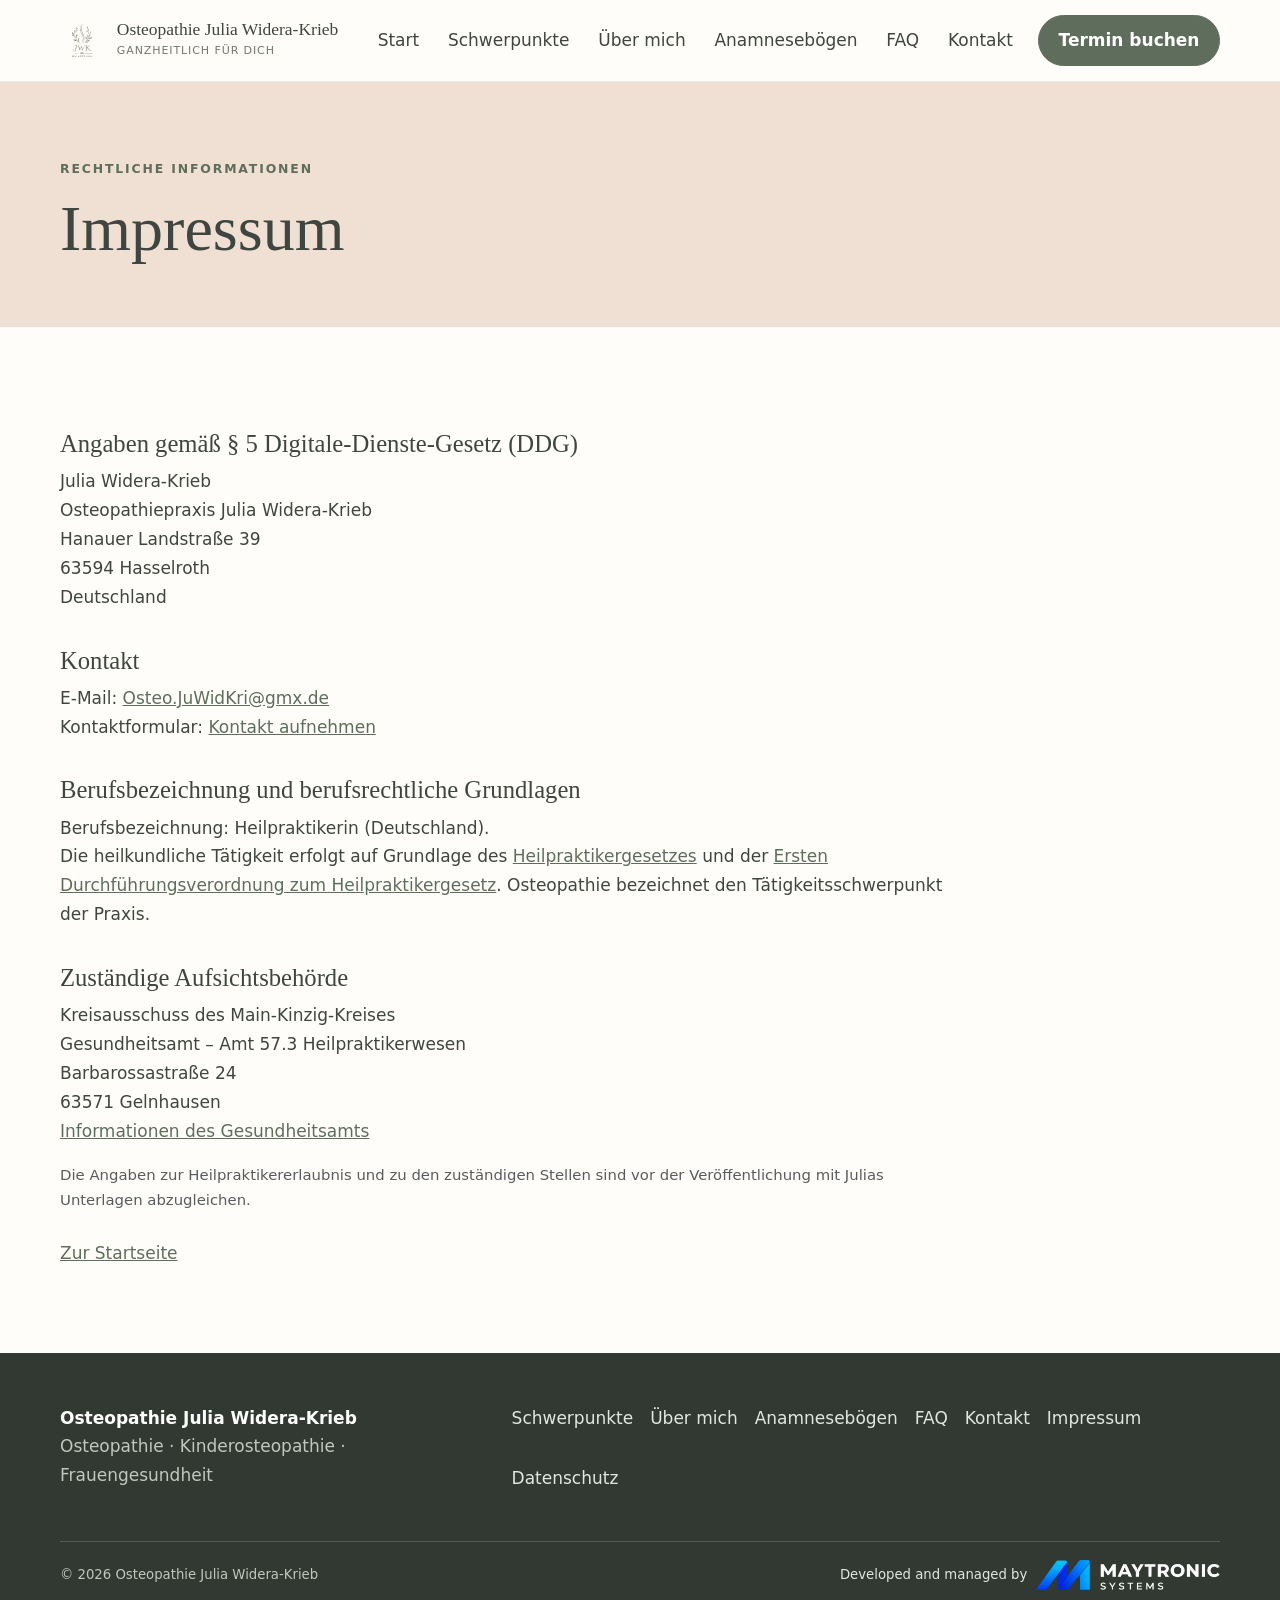
<file: impressum.html>
<!doctype html>
<html lang="de">
<head>
  <meta charset="utf-8">
  <meta name="viewport" content="width=device-width, initial-scale=1">
  <title>Impressum | Osteopathie Julia Widera-Krieb</title>
  <meta name="description" content="Impressum und Anbieterkennzeichnung der Osteopathiepraxis Julia Widera-Krieb in Hasselroth.">
  <link href="assets/bootstrap.min.css" rel="stylesheet">
  <link rel="icon" type="image/svg+xml" href="assets/logo%20WS.svg">
  <link rel="stylesheet" href="assets/style.css">
</head>
<body>
  <nav class="navbar navbar-expand-lg sticky-top border-bottom">
    <div class="container">
      <a class="navbar-brand" href="index.html">
        <span class="brand-mark"><img src="assets/logo%20klein.svg" alt=""></span>
        <span><span class="brand-title">Osteopathie Julia Widera-Krieb</span><small>ganzheitlich für dich</small></span>
      </a>
      <div class="navbar-collapse">
        <ul class="navbar-nav ms-auto">
          <li><a class="nav-link" href="index.html">Start</a></li>
          <li><a class="nav-link" href="leistungen.html">Schwerpunkte</a></li>
          <li><a class="nav-link" href="ueber-uns.html">Über mich</a></li>
          <li><a class="nav-link" href="anamneseboegen.html">Anamnesebögen</a></li>
          <li><a class="nav-link" href="faq.html">FAQ</a></li>
          <li><a class="nav-link" href="kontakt.html">Kontakt</a></li>
          <li><a class="btn btn-primary ms-lg-2" href="index.html#termin">Termin buchen</a></li>
        </ul>
      </div>
    </div>
  </nav>
  <main>
    <header class="page-hero">
      <div class="container">
        <span class="eyebrow">Rechtliche Informationen</span>
        <h1>Impressum</h1>
      </div>
    </header>
    <section class="page-content">
      <div class="container">
        <div class="legal">
          <!-- Vor öffentlichem Launch: Praxis-Telefonnummer verifizieren und aufnehmen,
               bei vorhandener USt-ID oder Wirtschafts-ID diese ergänzen,
               Erlaubnisumfang und ausstellende Behörde mit Julias Urkunde abgleichen,
               Angaben zur Berufshaftpflicht für die DL-InfoV bereitstellen,
               ggf. Informationspflichten nach VSBG beurteilen. -->
          <h2>Angaben gemäß § 5 Digitale-Dienste-Gesetz (DDG)</h2>
          <p>
            Julia Widera-Krieb<br>
            Osteopathiepraxis Julia Widera-Krieb<br>
            Hanauer Landstraße 39<br>
            63594 Hasselroth<br>
            Deutschland
          </p>
          <h2>Kontakt</h2>
          <p>
            E-Mail: <a href="mailto:Osteo.JuWidKri@gmx.de">Osteo.JuWidKri@gmx.de</a><br>
            Kontaktformular: <a href="kontakt.html">Kontakt aufnehmen</a>
          </p>
          <h2>Berufsbezeichnung und berufsrechtliche Grundlagen</h2>
          <p>
            Berufsbezeichnung: Heilpraktikerin (Deutschland).<br>
            Die heilkundliche Tätigkeit erfolgt auf Grundlage des
            <a href="https://www.gesetze-im-internet.de/heilprg/" target="_blank" rel="noopener noreferrer">Heilpraktikergesetzes</a>
            und der
            <a href="https://www.gesetze-im-internet.de/heilprgdv_1/" target="_blank" rel="noopener noreferrer">Ersten Durchführungsverordnung zum Heilpraktikergesetz</a>.
            Osteopathie bezeichnet den Tätigkeitsschwerpunkt der Praxis.
          </p>
          <h2>Zuständige Aufsichtsbehörde</h2>
          <p>
            Kreisausschuss des Main-Kinzig-Kreises<br>
            Gesundheitsamt – Amt 57.3 Heilpraktikerwesen<br>
            Barbarossastraße 24<br>
            63571 Gelnhausen<br>
            <a href="https://www.mkk.de/buergerservice/lebenslagen_1/gesundheit/gesundheitsamt/index_gesundheit.html" target="_blank" rel="noopener noreferrer">Informationen des Gesundheitsamts</a>
          </p>
          <p class="small text-muted">
            Die Angaben zur Heilpraktikererlaubnis und zu den zuständigen Stellen sind vor der Veröffentlichung mit Julias Unterlagen abzugleichen.
          </p>
          <p class="mt-4"><a href="index.html">Zur Startseite</a></p>
        </div>
      </div>
    </section>
  </main>
  <footer>
    <div class="container">
      <div class="footer-main">
        <div><strong>Osteopathie Julia Widera-Krieb</strong><p>Osteopathie · Kinderosteopathie · Frauengesundheit</p></div>
        <div class="footer-links">
          <a href="leistungen.html">Schwerpunkte</a>
          <a href="ueber-uns.html">Über mich</a>
          <a href="anamneseboegen.html">Anamnesebögen</a>
          <a href="faq.html">FAQ</a>
          <a href="kontakt.html">Kontakt</a>
          <a href="impressum.html" aria-current="page">Impressum</a>
          <a href="datenschutz.html">Datenschutz</a>
        </div>
      </div>
      <div class="footer-bottom">
        <span>© 2026 Osteopathie Julia Widera-Krieb</span>
        <a class="footer-credit" href="https://maytronic-systems.com" target="_blank" rel="noopener noreferrer"><span>Developed and managed by</span><img src="assets/Maytronics%20Logo%20White.png" alt="Maytronic Systems"></a>
      </div>
    </div>
  </footer>
  <div class="mobile-book"><a href="index.html#termin">Termin buchen</a></div>
  <script src="assets/bootstrap.bundle.min.js"></script>
  <script src="assets/page.js"></script>
</body>
</html>
</file>
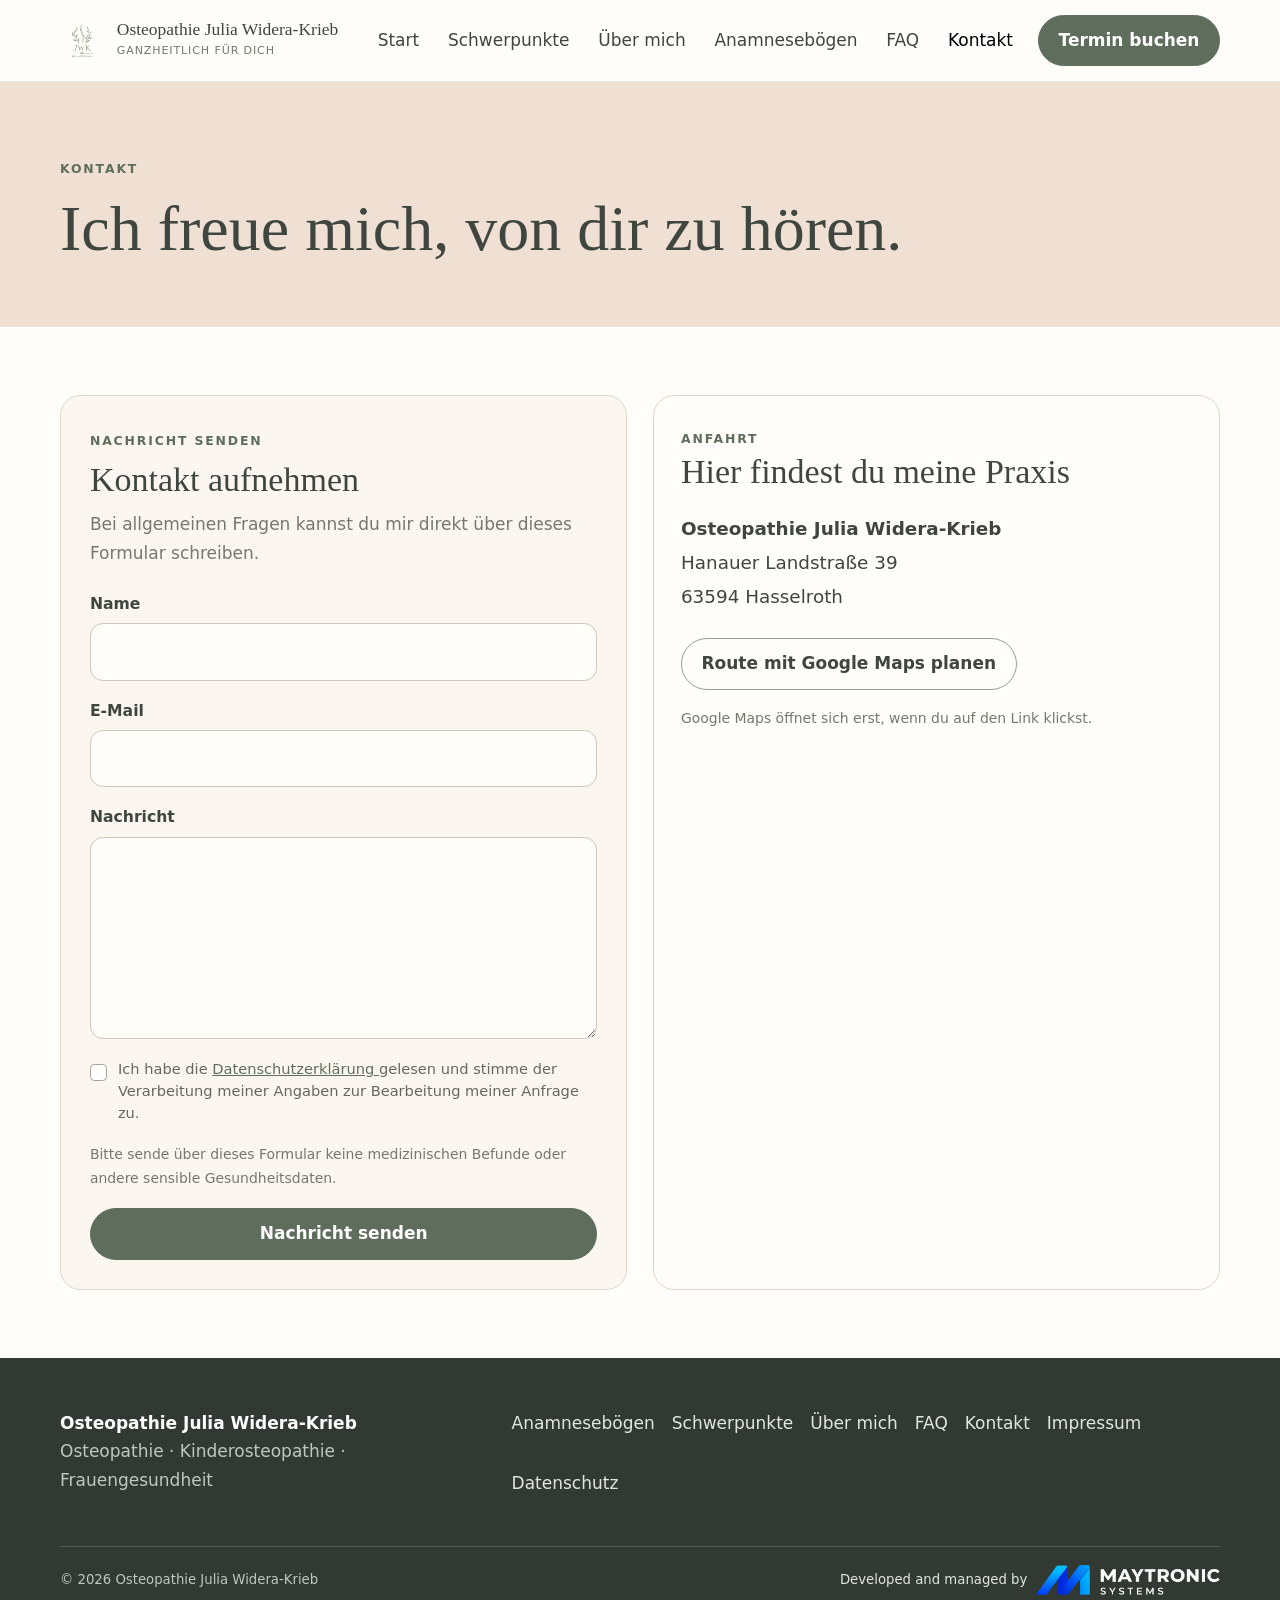
<file: kontakt.html>
<!doctype html>
<html lang="de">
  <head>
    <meta charset="utf-8">
    <meta name="viewport" content="width=device-width,initial-scale=1">
    <title>
      Kontakt | Osteopathie Julia Widera-Krieb
    </title>
    <link href="assets/bootstrap.min.css" rel="stylesheet">
    <link rel="icon" type="image/svg+xml" href="assets/logo%20WS.svg">
    <link rel="stylesheet" href="assets/style.css">
  </head>
  <body>
    <nav class="navbar navbar-expand-lg sticky-top border-bottom">
      <div class="container">
        <a class="navbar-brand" href="index.html">
          <span class="brand-mark">
            <img src="assets/logo%20klein.svg" alt="">
          </span>
          <span>
            <span class="brand-title">
              Osteopathie Julia Widera-Krieb
            </span>
            <small>
              ganzheitlich für dich
            </small>
          </span>
        </a>
        <div class="navbar-collapse">
          <ul class="navbar-nav ms-auto">
            <li>
              <a class="nav-link" href="index.html">
                Start
              </a>
            </li>
            <li>
              <a class="nav-link" href="leistungen.html">
                Schwerpunkte
              </a>
            </li>
            <li>
              <a class="nav-link" href="ueber-uns.html">
                Über mich
              </a>
            </li>
            <li>
              <a class="nav-link" href="anamneseboegen.html">
                Anamnesebögen
              </a>
            </li>
            <li><a class="nav-link" href="faq.html">FAQ</a></li>
            <li>
              <a class="nav-link active" href="kontakt.html">
                Kontakt
              </a>
            </li>
            <li>
              <a class="btn btn-primary ms-lg-2" href="index.html#termin">
                Termin buchen
              </a>
            </li>
          </ul>
        </div>
      </div>
    </nav>
    <main>
      <section class="page-hero">
        <div class="container">
          <span class="eyebrow">
            Kontakt
          </span>
          <h1>
            Ich freue mich, von dir zu hören.
          </h1>
        </div>
      </section>
      <section class="page-content">
        <div class="container">
          <div class="row g-4">
            <div class="col-lg-6">
              <div class="contact-card contact-form-card">
                <span class="eyebrow">
                  Nachricht senden
                </span>
                <h2>
                  Kontakt aufnehmen
                </h2>
                <p class="contact-form-intro">
                  Bei allgemeinen Fragen kannst du mir direkt über dieses Formular schreiben.
                </p>
                <form
                  class="contact-form"
                  action="https://formspree.io/f/xljjplvj"
                  method="POST"
                >
                  <div class="form-field">
                    <label for="contact-name">
                      Name
                    </label>
                    <input
                      id="contact-name"
                      name="name"
                      type="text"
                      autocomplete="name"
                      required
                    >
                  </div>
                  <div class="form-field">
                    <label for="contact-email">
                      E-Mail
                    </label>
                    <input
                      id="contact-email"
                      name="email"
                      type="email"
                      autocomplete="email"
                      required
                    >
                  </div>
                  <div class="form-field">
                    <label for="contact-message">
                      Nachricht
                    </label>
                    <textarea
                      id="contact-message"
                      name="message"
                      rows="6"
                      required
                    ></textarea>
                  </div>
                  <input
                    type="hidden"
                    name="_subject"
                    value="Neue Anfrage über die Praxis-Website"
                  >
                  <input
                    class="form-honeypot"
                    type="text"
                    name="_gotcha"
                    tabindex="-1"
                    autocomplete="off"
                    aria-hidden="true"
                  >
                  <div class="form-check contact-consent">
                    <input
                      class="form-check-input"
                      id="contact-privacy"
                      name="privacy_acknowledged"
                      type="checkbox"
                      value="yes"
                      required
                    >
                    <label class="form-check-label" for="contact-privacy">
                      Ich habe die
                      <a href="datenschutz.html">
                        Datenschutzerklärung
                      </a>
                      gelesen und stimme der Verarbeitung meiner Angaben zur Bearbeitung meiner Anfrage zu.
                    </label>
                  </div>
                  <p class="contact-form-note">
                    Bitte sende über dieses Formular keine medizinischen Befunde oder andere sensible Gesundheitsdaten.
                  </p>
                  <button class="btn btn-primary" type="submit">
                    Nachricht senden
                  </button>
                </form>
              </div>
            </div>
            <div class="col-lg-6">
              <div class="content-card" id="anfahrt">
                <span class="eyebrow">
                  Anfahrt
                </span>
                <h2>
                  Hier findest du meine Praxis
                </h2>
                <address class="practice-address">
                  <strong>Osteopathie Julia Widera-Krieb</strong>
                  <span>Hanauer Landstraße 39</span>
                  <span>63594 Hasselroth</span>
                </address>
                <a class="btn btn-outline-secondary" href="https://www.google.com/maps/search/?api=1&amp;query=Hanauer%20Landstra%C3%9Fe%2039%2C%2063594%20Hasselroth" target="_blank" rel="noopener noreferrer">
                  Route mit Google Maps planen
                </a>
                <p class="contact-form-note mt-3">
                  Google Maps öffnet sich erst, wenn du auf den Link klickst.
                </p>
              </div>
            </div>
          </div>
        </div>
      </section>
    </main>
    <footer>
      <div class="container">
        <div class="footer-main">
          <div>
            <strong>
              Osteopathie Julia Widera-Krieb
            </strong>
            <p>
              Osteopathie · Kinderosteopathie · Frauengesundheit
            </p>
          </div>
          <div class="footer-links">
            <a href="anamneseboegen.html">Anamnesebögen</a>
            <a href="leistungen.html">
              Schwerpunkte
            </a>
            <a href="ueber-uns.html">
              Über mich
            </a>
            <a href="faq.html">FAQ</a>
            <a href="kontakt.html">
              Kontakt
            </a>
            <a href="impressum.html">
              Impressum
            </a>
            <a href="datenschutz.html">
              Datenschutz
            </a>
          </div>
        </div>
        <div class="footer-bottom">
          <span>
            © 2026 Osteopathie Julia Widera-Krieb
          </span>
          <a class="footer-credit" href="https://maytronic-systems.com" target="_blank" rel="noopener noreferrer">
            <span>
              Developed and managed by
            </span>
            <img src="assets/Maytronics Logo White.png" alt="Maytronic Systems">
          </a>
        </div>
      </div>
    </footer>
    <div class="mobile-book">
      <a href="index.html#termin">
        Termin buchen
      </a>
    </div>
    <script src="assets/bootstrap.bundle.min.js">
    </script>
  <script src="assets/page.js"></script>
  </body>
</html>
</file>
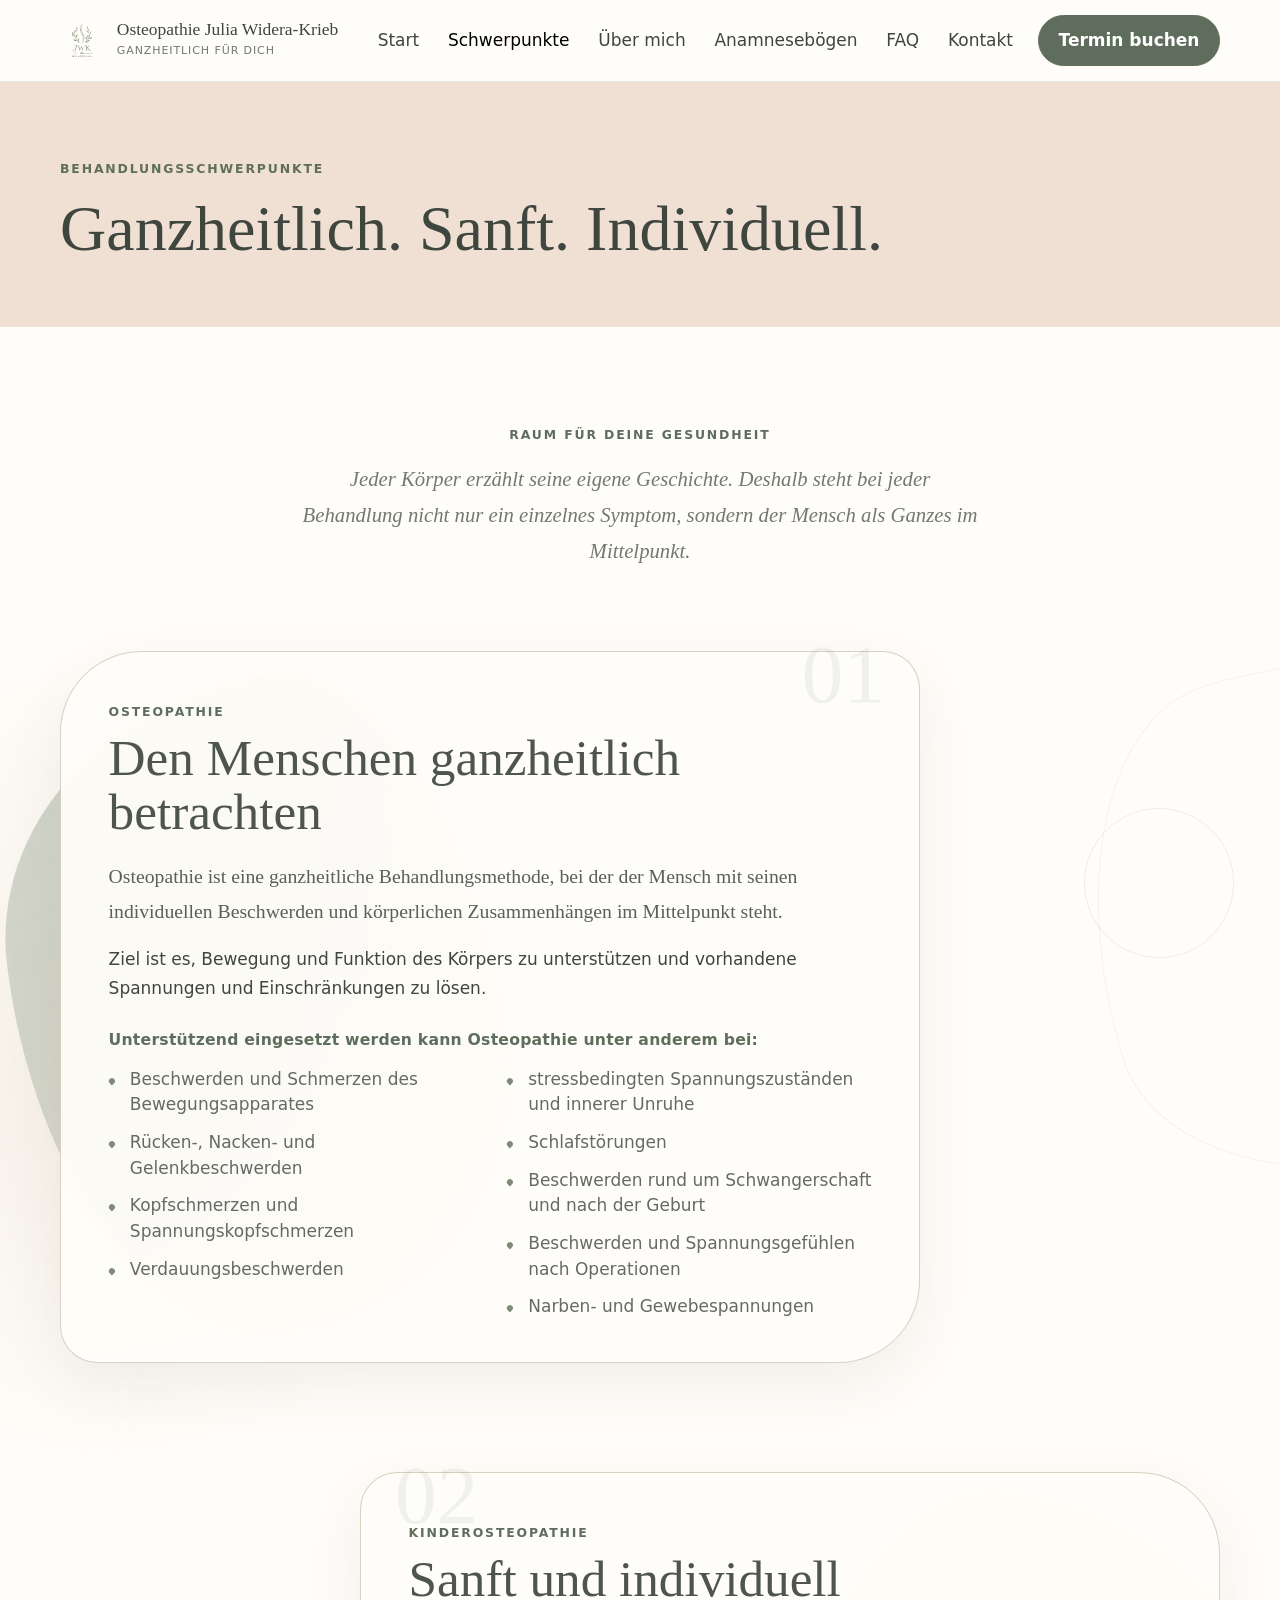
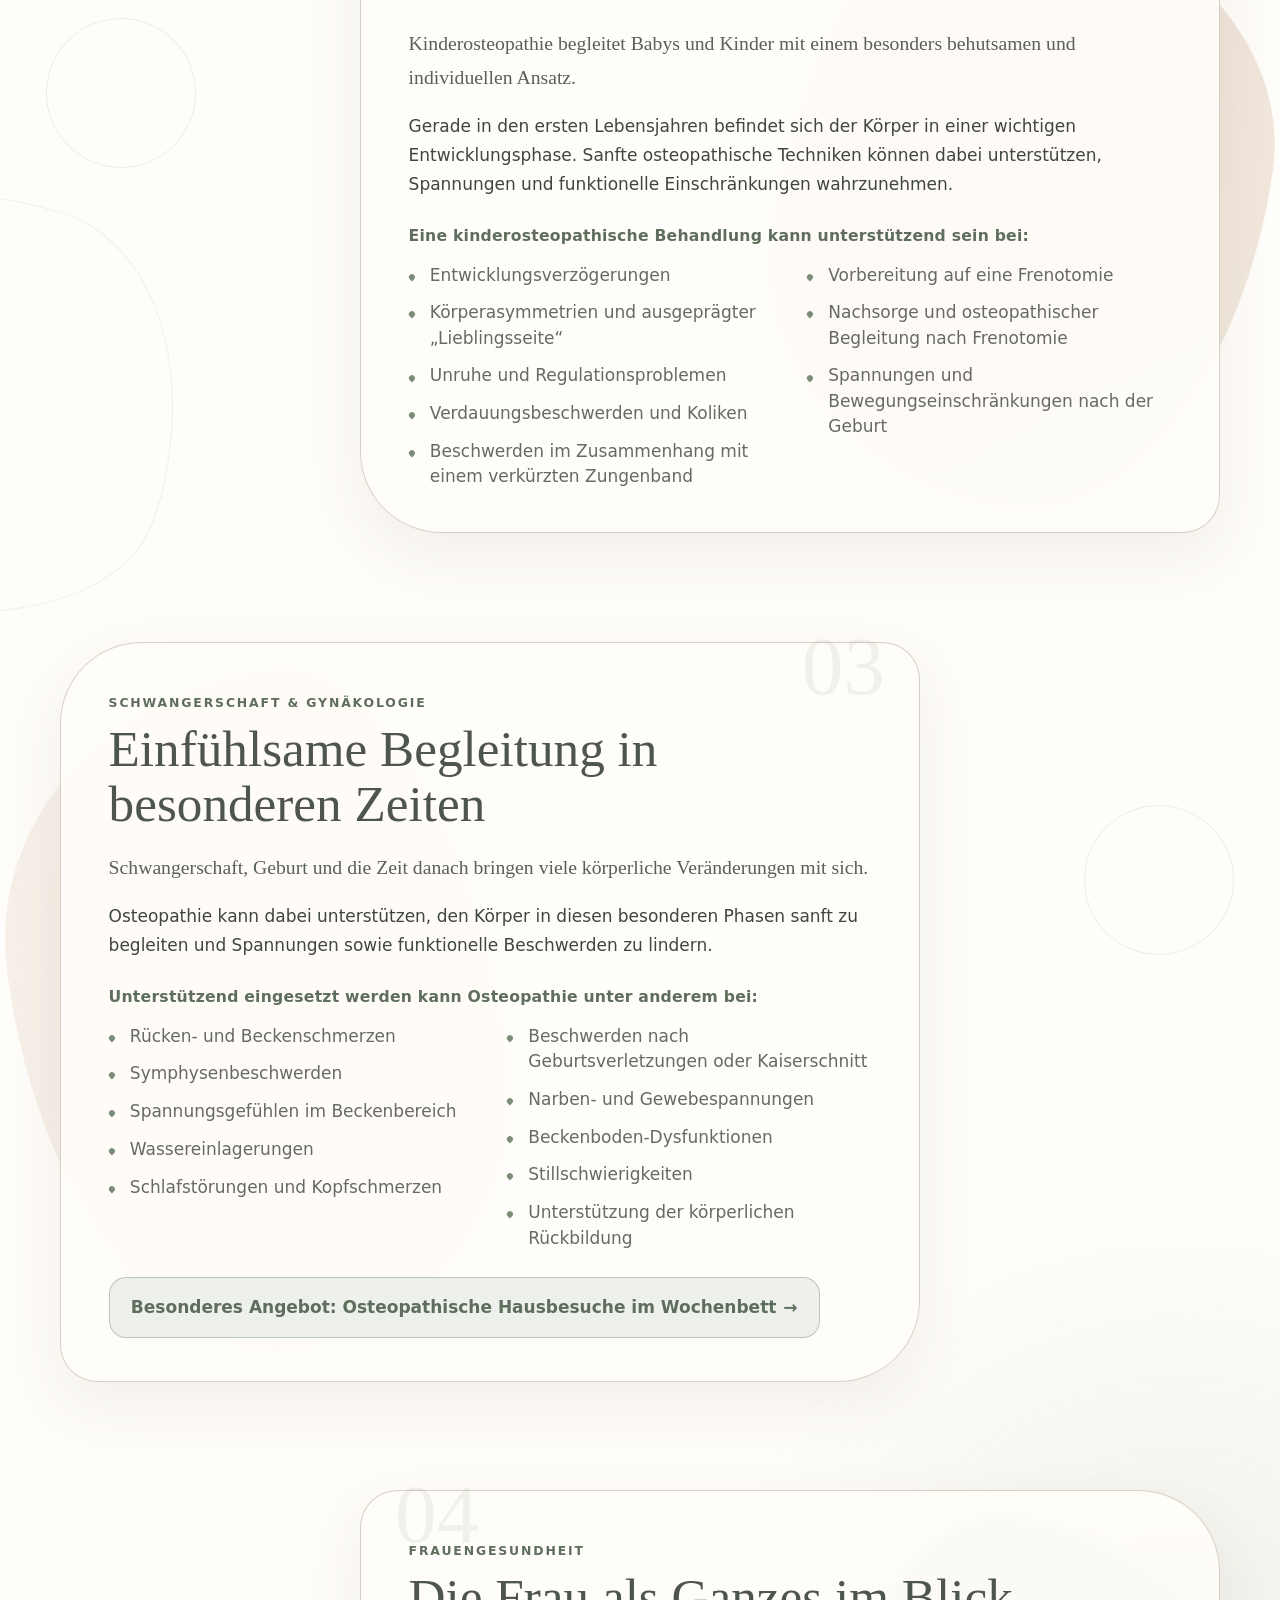
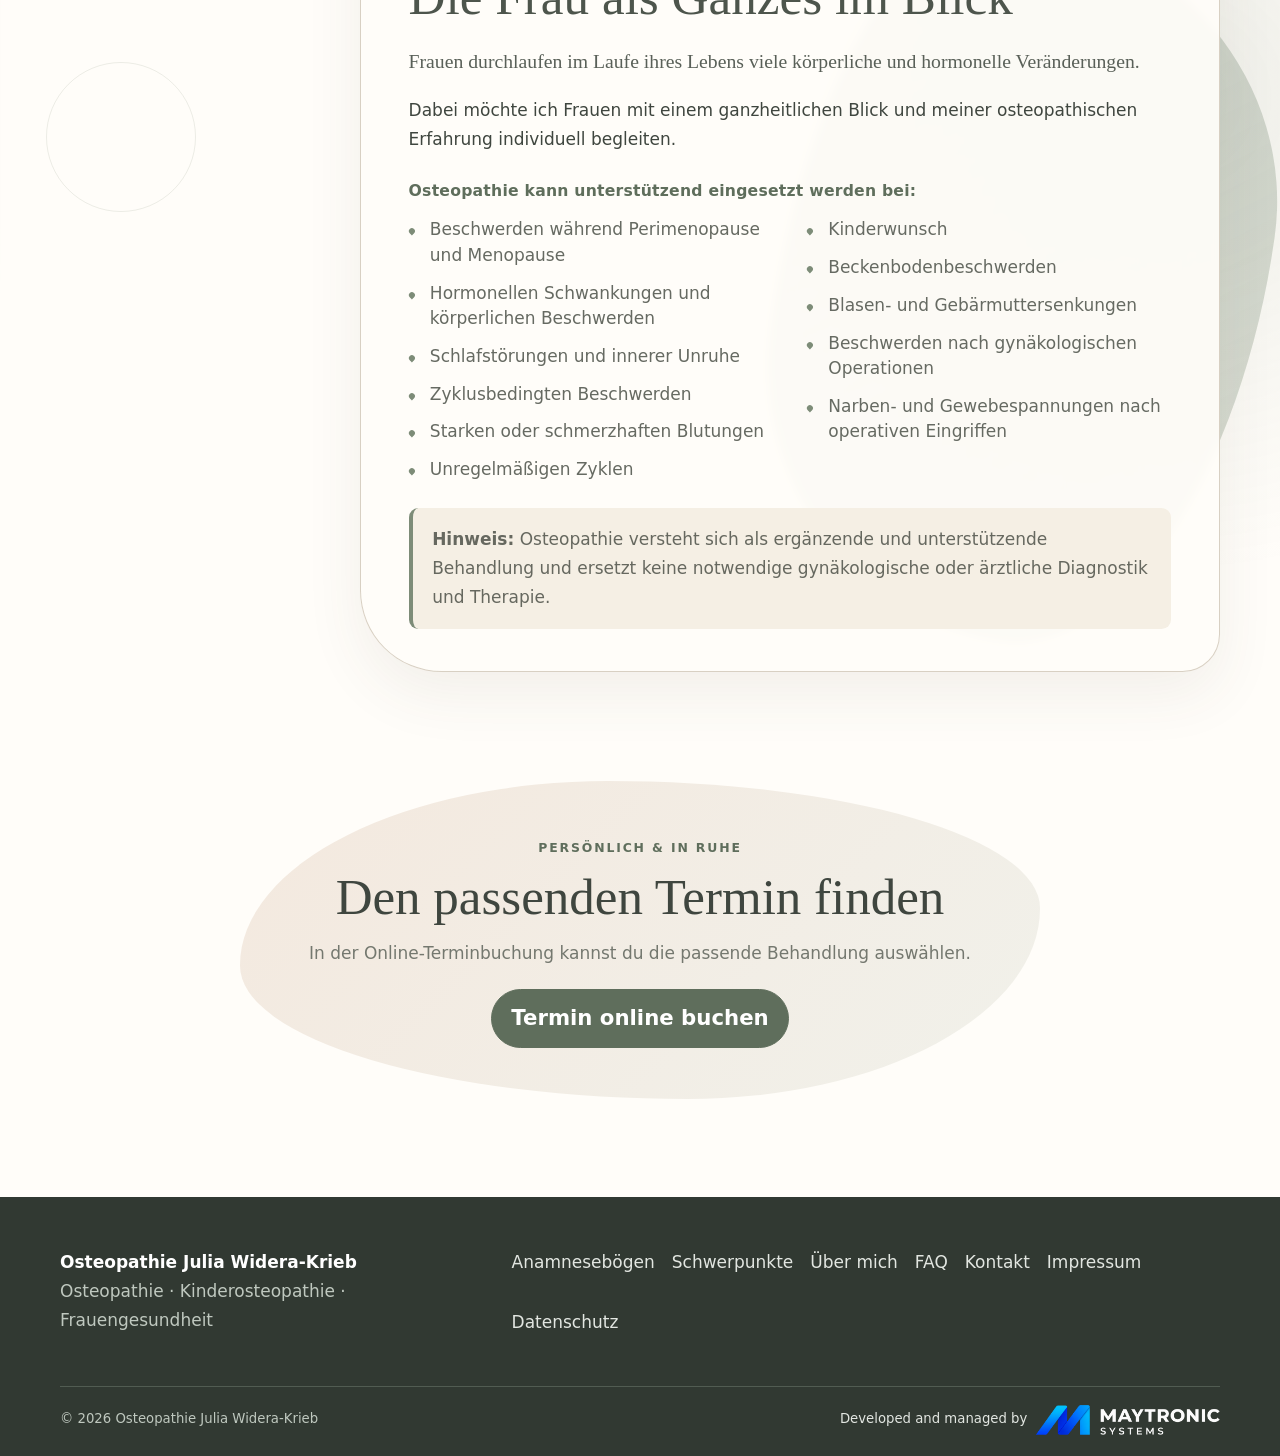
<file: leistungen.html>
<!doctype html>
<html lang="de">
  <head>
    <meta charset="utf-8">
    <meta name="viewport" content="width=device-width,initial-scale=1">
    <title>
      Behandlungsschwerpunkte | Osteopathie Julia Widera-Krieb
    </title>
    <link href="assets/bootstrap.min.css" rel="stylesheet">
    <link rel="icon" type="image/svg+xml" href="assets/logo%20WS.svg">
    <link rel="stylesheet" href="assets/style.css">
  </head>
  <body>
    <nav class="navbar navbar-expand-lg sticky-top border-bottom">
      <div class="container">
        <a class="navbar-brand" href="index.html">
          <span class="brand-mark">
            <img src="assets/logo%20klein.svg" alt="">
          </span>
          <span>
            <span class="brand-title">
              Osteopathie Julia Widera-Krieb
            </span>
            <small>
              ganzheitlich für dich
            </small>
          </span>
        </a>
        <div class="navbar-collapse">
          <ul class="navbar-nav ms-auto">
            <li>
              <a class="nav-link" href="index.html">
                Start
              </a>
            </li>
            <li>
              <a class="nav-link active" href="leistungen.html">
                Schwerpunkte
              </a>
            </li>
            <li>
              <a class="nav-link" href="ueber-uns.html">
                Über mich
              </a>
            </li>
            <li>
              <a class="nav-link" href="anamneseboegen.html">
                Anamnesebögen
              </a>
            </li>
            <li><a class="nav-link" href="faq.html">FAQ</a></li>
            <li>
              <a class="nav-link" href="kontakt.html">
                Kontakt
              </a>
            </li>
            <li>
              <a class="btn btn-primary ms-lg-2" href="index.html#termin">
                Termin buchen
              </a>
            </li>
          </ul>
        </div>
      </div>
    </nav>
    <main>
      <section class="page-hero">
        <div class="container">
          <span class="eyebrow">
            Behandlungsschwerpunkte
          </span>
          <h1>
            Ganzheitlich. Sanft. Individuell.
          </h1>
        </div>
      </section>
      <section class="page-content treatments-flow">
        <div class="treatments-deco treatments-deco-a" aria-hidden="true"></div>
        <div class="treatments-deco treatments-deco-b" aria-hidden="true"></div>
        <div class="container">
          <div class="treatments-intro">
            <span class="eyebrow">
              Raum für deine Gesundheit
            </span>
            <p>
              Jeder Körper erzählt seine eigene Geschichte. Deshalb steht bei jeder Behandlung nicht nur ein einzelnes Symptom, sondern der Mensch als Ganzes im Mittelpunkt.
            </p>
          </div>

          <article id="osteopathie" class="treatment-panel treatment-left">
            <div class="treatment-shape treatment-shape-sage" aria-hidden="true"></div>
            <div class="treatment-card">
              <div class="treatment-number">01</div>
              <span class="eyebrow">Osteopathie</span>
              <h2>Den Menschen ganzheitlich betrachten</h2>
              <p class="treatment-lead">
                Osteopathie ist eine ganzheitliche Behandlungsmethode, bei der der Mensch mit seinen individuellen Beschwerden und körperlichen Zusammenhängen im Mittelpunkt steht.
              </p>
              <p>
                Ziel ist es, Bewegung und Funktion des Körpers zu unterstützen und vorhandene Spannungen und Einschränkungen zu lösen.
              </p>
              <div class="treatment-list-title">Unterstützend eingesetzt werden kann Osteopathie unter anderem bei:</div>
              <ul class="treatment-list">
                <li>Beschwerden und Schmerzen des Bewegungsapparates</li>
                <li>Rücken-, Nacken- und Gelenkbeschwerden</li>
                <li>Kopfschmerzen und Spannungskopfschmerzen</li>
                <li>Verdauungsbeschwerden</li>
                <li>stressbedingten Spannungszuständen und innerer Unruhe</li>
                <li>Schlafstörungen</li>
                <li>Beschwerden rund um Schwangerschaft und nach der Geburt</li>
                <li>Beschwerden und Spannungsgefühlen nach Operationen</li>
                <li>Narben- und Gewebespannungen</li>
              </ul>
            </div>
          </article>

          <article id="kinder" class="treatment-panel treatment-right">
            <div class="treatment-shape treatment-shape-sand" aria-hidden="true"></div>
            <div class="treatment-card">
              <div class="treatment-number">02</div>
              <span class="eyebrow">Kinderosteopathie</span>
              <h2>Sanft und individuell</h2>
              <p class="treatment-lead">
                Kinderosteopathie begleitet Babys und Kinder mit einem besonders behutsamen und individuellen Ansatz.
              </p>
              <p>
                Gerade in den ersten Lebensjahren befindet sich der Körper in einer wichtigen Entwicklungsphase. Sanfte osteopathische Techniken können dabei unterstützen, Spannungen und funktionelle Einschränkungen wahrzunehmen.
              </p>
              <div class="treatment-list-title">Eine kinderosteopathische Behandlung kann unterstützend sein bei:</div>
              <ul class="treatment-list">
                <li>Entwicklungsverzögerungen</li>
                <li>Körperasymmetrien und ausgeprägter „Lieblingsseite“</li>
                <li>Unruhe und Regulationsproblemen</li>
                <li>Verdauungsbeschwerden und Koliken</li>
                <li>Beschwerden im Zusammenhang mit einem verkürzten Zungenband</li>
                <li>Vorbereitung auf eine Frenotomie</li>
                <li>Nachsorge und osteopathischer Begleitung nach Frenotomie</li>
                <li>Spannungen und Bewegungseinschränkungen nach der Geburt</li>
              </ul>
            </div>
          </article>

          <article id="schwangerschaft" class="treatment-panel treatment-left">
            <div class="treatment-shape treatment-shape-cream" aria-hidden="true"></div>
            <div class="treatment-card">
              <div class="treatment-number">03</div>
              <span class="eyebrow">Schwangerschaft &amp; Gynäkologie</span>
              <h2>Einfühlsame Begleitung in besonderen Zeiten</h2>
              <p class="treatment-lead">
                Schwangerschaft, Geburt und die Zeit danach bringen viele körperliche Veränderungen mit sich.
              </p>
              <p>
                Osteopathie kann dabei unterstützen, den Körper in diesen besonderen Phasen sanft zu begleiten und Spannungen sowie funktionelle Beschwerden zu lindern.
              </p>
              <div class="treatment-list-title">Unterstützend eingesetzt werden kann Osteopathie unter anderem bei:</div>
              <ul class="treatment-list">
                <li>Rücken- und Beckenschmerzen</li>
                <li>Symphysenbeschwerden</li>
                <li>Spannungsgefühlen im Beckenbereich</li>
                <li>Wassereinlagerungen</li>
                <li>Schlafstörungen und Kopfschmerzen</li>
                <li>Beschwerden nach Geburtsverletzungen oder Kaiserschnitt</li>
                <li>Narben- und Gewebespannungen</li>
                <li>Beckenboden-Dysfunktionen</li>
                <li>Stillschwierigkeiten</li>
                <li>Unterstützung der körperlichen Rückbildung</li>
              </ul>
              <a class="treatment-inline-link" href="index.html#wochenbett">
                Besonderes Angebot: Osteopathische Hausbesuche im Wochenbett <span aria-hidden="true">→</span>
              </a>
            </div>
          </article>

          <article id="frauengesundheit" class="treatment-panel treatment-right">
            <div class="treatment-shape treatment-shape-eucalyptus" aria-hidden="true"></div>
            <div class="treatment-card">
              <div class="treatment-number">04</div>
              <span class="eyebrow">Frauengesundheit</span>
              <h2>Die Frau als Ganzes im Blick</h2>
              <p class="treatment-lead">
                Frauen durchlaufen im Laufe ihres Lebens viele körperliche und hormonelle Veränderungen.
              </p>
              <p>
                Dabei möchte ich Frauen mit einem ganzheitlichen Blick und meiner osteopathischen Erfahrung individuell begleiten.
              </p>
              <div class="treatment-list-title">Osteopathie kann unterstützend eingesetzt werden bei:</div>
              <ul class="treatment-list">
                <li>Beschwerden während Perimenopause und Menopause</li>
                <li>Hormonellen Schwankungen und körperlichen Beschwerden</li>
                <li>Schlafstörungen und innerer Unruhe</li>
                <li>Zyklusbedingten Beschwerden</li>
                <li>Starken oder schmerzhaften Blutungen</li>
                <li>Unregelmäßigen Zyklen</li>
                <li>Kinderwunsch</li>
                <li>Beckenbodenbeschwerden</li>
                <li>Blasen- und Gebärmuttersenkungen</li>
                <li>Beschwerden nach gynäkologischen Operationen</li>
                <li>Narben- und Gewebespannungen nach operativen Eingriffen</li>
              </ul>
              <div class="contact-note mt-4">
                <strong>Hinweis:</strong>
                Osteopathie versteht sich als ergänzende und unterstützende Behandlung und ersetzt keine notwendige gynäkologische oder ärztliche Diagnostik und Therapie.
              </div>
            </div>
          </article>

          <div class="treatments-cta">
            <span class="eyebrow">Persönlich &amp; in Ruhe</span>
            <h2>Den passenden Termin finden</h2>
            <p>
              In der Online-Terminbuchung kannst du die passende Behandlung auswählen.
            </p>
            <a class="btn btn-primary btn-lg" href="index.html#termin">
              Termin online buchen
            </a>
          </div>
        </div>
      </section>
    </main>
    <footer>
      <div class="container">
        <div class="footer-main">
          <div>
            <strong>
              Osteopathie Julia Widera-Krieb
            </strong>
            <p>
              Osteopathie · Kinderosteopathie · Frauengesundheit
            </p>
          </div>
          <div class="footer-links">
            <a href="anamneseboegen.html">Anamnesebögen</a>
            <a href="leistungen.html">
              Schwerpunkte
            </a>
            <a href="ueber-uns.html">
              Über mich
            </a>
            <a href="faq.html">FAQ</a>
            <a href="kontakt.html">
              Kontakt
            </a>
            <a href="impressum.html">
              Impressum
            </a>
            <a href="datenschutz.html">
              Datenschutz
            </a>
          </div>
        </div>
        <div class="footer-bottom">
          <span>
            © 2026 Osteopathie Julia Widera-Krieb
          </span>
          <a class="footer-credit" href="https://maytronic-systems.com" target="_blank" rel="noopener noreferrer">
            <span>
              Developed and managed by
            </span>
            <img src="assets/Maytronics Logo White.png" alt="Maytronic Systems">
          </a>
        </div>
      </div>
    </footer>
    <div class="mobile-book">
      <a href="index.html#termin">
        Termin buchen
      </a>
    </div>
    <script src="assets/bootstrap.bundle.min.js">
    </script>
  <script src="assets/page.js"></script>
  </body>
</html>
</file>
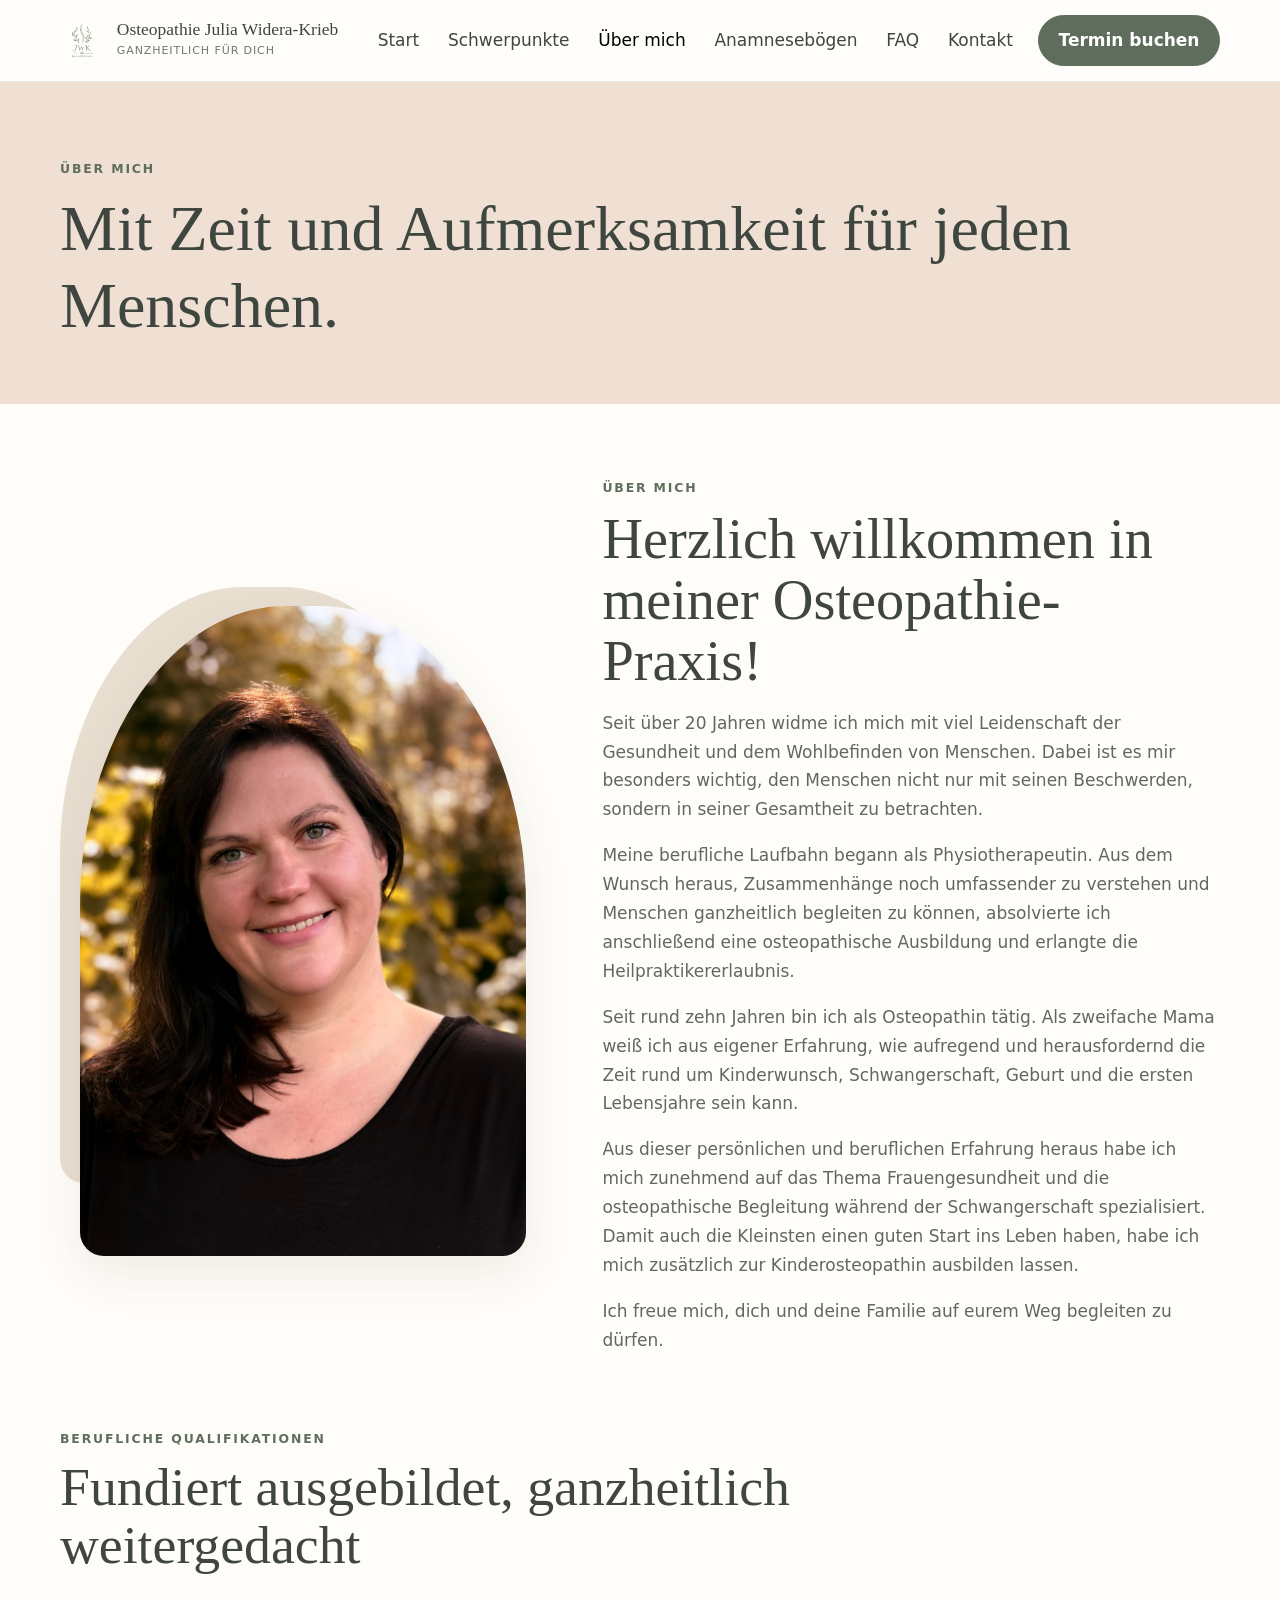
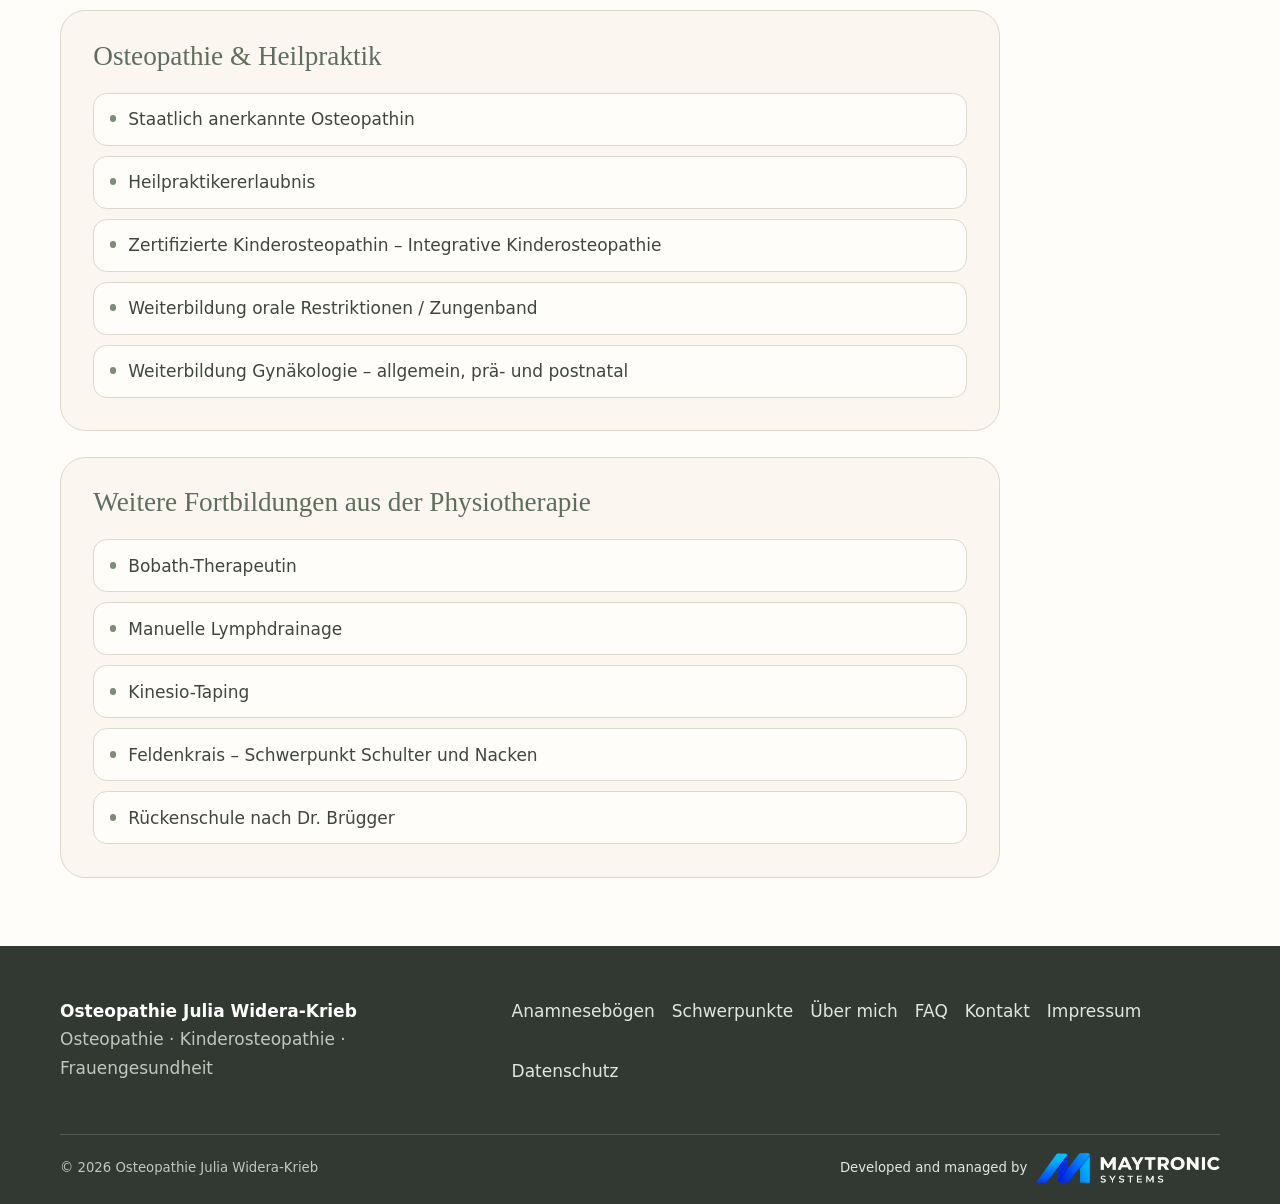
<file: ueber-uns.html>
<!doctype html>
<html lang="de">
  <head>
    <meta charset="utf-8">
    <meta name="viewport" content="width=device-width,initial-scale=1">
    <title>
      Über mich | Osteopathie Julia Widera-Krieb
    </title>
    <link href="assets/bootstrap.min.css" rel="stylesheet">
    <link rel="icon" type="image/svg+xml" href="assets/logo%20WS.svg">
    <link rel="stylesheet" href="assets/style.css">
  </head>
  <body>
    <nav class="navbar navbar-expand-lg sticky-top border-bottom">
      <div class="container">
        <a class="navbar-brand" href="index.html">
          <span class="brand-mark">
            <img src="assets/logo%20klein.svg" alt="">
          </span>
          <span>
            <span class="brand-title">
              Osteopathie Julia Widera-Krieb
            </span>
            <small>
              ganzheitlich für dich
            </small>
          </span>
        </a>
        <div class="navbar-collapse">
          <ul class="navbar-nav ms-auto">
            <li>
              <a class="nav-link" href="index.html">
                Start
              </a>
            </li>
            <li>
              <a class="nav-link" href="leistungen.html">
                Schwerpunkte
              </a>
            </li>
            <li>
              <a class="nav-link active" href="ueber-uns.html">
                Über mich
              </a>
            </li>
            <li>
              <a class="nav-link" href="anamneseboegen.html">
                Anamnesebögen
              </a>
            </li>
            <li><a class="nav-link" href="faq.html">FAQ</a></li>
            <li>
              <a class="nav-link" href="kontakt.html">
                Kontakt
              </a>
            </li>
            <li>
              <a class="btn btn-primary ms-lg-2" href="index.html#termin">
                Termin buchen
              </a>
            </li>
          </ul>
        </div>
      </div>
    </nav>
    <main>
      <section class="page-hero">
        <div class="container">
          <span class="eyebrow">
            Über mich
          </span>
          <h1>
            Mit Zeit und Aufmerksamkeit für jeden Menschen.
          </h1>
        </div>
      </section>
      <section class="page-content">
        <div class="container">
          <div class="about-grid">
            <div class="portrait-frame">
              <img src="assets/Nahaufnahme.jpeg" alt="Bild der Praxis">
            </div>
            <div class="about-copy">
              <span class="eyebrow">
                Über mich
              </span>
              <h2>
                Herzlich willkommen in meiner Osteopathie-Praxis!
              </h2>
              <p>
                Seit über 20 Jahren widme ich mich mit viel Leidenschaft der Gesundheit und dem Wohlbefinden von Menschen. Dabei ist es mir besonders wichtig, den Menschen nicht nur mit seinen Beschwerden, sondern in seiner Gesamtheit zu betrachten.
              </p>
              <p>
                Meine berufliche Laufbahn begann als Physiotherapeutin. Aus dem Wunsch heraus, Zusammenhänge noch umfassender zu verstehen und Menschen ganzheitlich begleiten zu können, absolvierte ich anschließend eine osteopathische Ausbildung und erlangte die Heilpraktikererlaubnis.
              </p>
              <p>
                Seit rund zehn Jahren bin ich als Osteopathin tätig. Als zweifache Mama weiß ich aus eigener Erfahrung, wie aufregend und herausfordernd die Zeit rund um Kinderwunsch, Schwangerschaft, Geburt und die ersten Lebensjahre sein kann.
              </p>
              <p>
                Aus dieser persönlichen und beruflichen Erfahrung heraus habe ich mich zunehmend auf das Thema Frauengesundheit und die osteopathische Begleitung während der Schwangerschaft spezialisiert. Damit auch die Kleinsten einen guten Start ins Leben haben, habe ich mich zusätzlich zur Kinderosteopathin ausbilden lassen.
              </p>
              <p>
                Ich freue mich, dich und deine Familie auf eurem Weg begleiten zu dürfen.
              </p>
            </div>
          </div>
          <div class="section-head mt-5">
            <span class="eyebrow">
              Berufliche Qualifikationen
            </span>
            <h2>
              Fundiert ausgebildet, ganzheitlich weitergedacht
            </h2>
          </div>
          <div class="qualification-groups">
            <section class="qualification-group" aria-labelledby="qualifications-osteo">
              <h3 id="qualifications-osteo">Osteopathie &amp; Heilpraktik</h3>
              <div class="qualifications">
                <div class="qualification">Staatlich anerkannte Osteopathin</div>
                <div class="qualification">Heilpraktikererlaubnis</div>
                <div class="qualification">Zertifizierte Kinderosteopathin – Integrative Kinderosteopathie</div>
                <div class="qualification">Weiterbildung orale Restriktionen / Zungenband</div>
                <div class="qualification">Weiterbildung Gynäkologie – allgemein, prä- und postnatal</div>
              </div>
            </section>
            <section class="qualification-group" aria-labelledby="qualifications-physio">
              <h3 id="qualifications-physio">Weitere Fortbildungen aus der Physiotherapie</h3>
              <div class="qualifications">
                <div class="qualification">Bobath-Therapeutin</div>
                <div class="qualification">Manuelle Lymphdrainage</div>
                <div class="qualification">Kinesio-Taping</div>
                <div class="qualification">Feldenkrais – Schwerpunkt Schulter und Nacken</div>
                <div class="qualification">Rückenschule nach Dr. Brügger</div>
              </div>
            </section>
          </div>
        </div>
      </section>
    </main>
    <footer>
      <div class="container">
        <div class="footer-main">
          <div>
            <strong>
              Osteopathie Julia Widera-Krieb
            </strong>
            <p>
              Osteopathie · Kinderosteopathie · Frauengesundheit
            </p>
          </div>
          <div class="footer-links">
            <a href="anamneseboegen.html">Anamnesebögen</a>
            <a href="leistungen.html">
              Schwerpunkte
            </a>
            <a href="ueber-uns.html">
              Über mich
            </a>
            <a href="faq.html">FAQ</a>
            <a href="kontakt.html">
              Kontakt
            </a>
            <a href="impressum.html">
              Impressum
            </a>
            <a href="datenschutz.html">
              Datenschutz
            </a>
          </div>
        </div>
        <div class="footer-bottom">
          <span>
            © 2026 Osteopathie Julia Widera-Krieb
          </span>
          <a class="footer-credit" href="https://maytronic-systems.com" target="_blank" rel="noopener noreferrer">
            <span>
              Developed and managed by
            </span>
            <img src="assets/Maytronics Logo White.png" alt="Maytronic Systems">
          </a>
        </div>
      </div>
    </footer>
    <div class="mobile-book">
      <a href="index.html#termin">
        Termin buchen
      </a>
    </div>
    <script src="assets/bootstrap.bundle.min.js">
    </script>
  <script src="assets/page.js"></script>
  </body>
</html>
</file>
<file: assets/style.css>
:root{--hero-sand:#efe0d3;--sand:#e9dfd1;--sand-light:#f3ece2;--cream:#fbf7f0;--paper:#fffdf9;--sage:#7d8c78;--sage-dark:#5f6e5c;--ink:#3f463f;--muted:#74786f;--line:#ded7cb;--shadow:0 18px 50px rgba(70,62,49,.09)}html{scroll-behavior:smooth;font-size:17px}body{margin:0;font-family:system-ui,-apple-system,"Segoe UI",sans-serif;color:var(--ink);background:var(--paper);line-height:1.7}h1,h2,h3,.brand-title{font-family:Georgia,"Times New Roman",serif;font-weight:400}a{color:var(--sage-dark)}.container{width:calc(100% - 2rem);max-width:1160px!important;margin-inline:auto!important;padding-inline:0!important}.navbar{min-height:82px;background:rgba(255,253,249,.94)!important;backdrop-filter:blur(12px);border-color:rgba(125,140,120,.16)!important}.navbar-brand{display:flex;align-items:center;gap:.75rem;color:var(--ink);text-decoration:none}.brand-mark{width:44px;height:44px;display:grid;place-items:center;overflow:hidden;background:transparent;flex:0 0 44px}.brand-mark img{width:100%;height:100%;display:block;object-fit:contain;object-position:center}.brand-title{display:block;font-size:1.03rem;line-height:1.1}.navbar-brand small{display:block;color:var(--muted);font-size:.65rem;letter-spacing:.08em;text-transform:uppercase;margin-top:.2rem}.navbar .navbar-nav{display:flex;flex-direction:row;align-items:center;gap:.25rem;list-style:none;margin:0 0 0 auto;padding:0}.navbar .navbar-nav>li{list-style:none}.nav-link{color:var(--ink);font-weight:500;padding:.55rem .72rem!important}.nav-link:hover,.nav-link.active{color:var(--sage-dark)}.btn{border-radius:999px;font-weight:650;padding:.72rem 1.15rem}.btn-primary{--bs-btn-color:#fff;--bs-btn-hover-color:#fff;--bs-btn-active-color:#fff;--bs-btn-disabled-color:#fff;background:var(--sage-dark);border-color:var(--sage-dark);color:#fff}.btn-primary:hover,.btn-primary:focus-visible,.btn-primary:active,.btn-primary.active{background:#52614f;border-color:#52614f;color:#fff}.btn-outline-secondary{border-color:#9b9d95;color:var(--ink)}.btn-outline-secondary:hover{background:var(--sand-light);color:var(--ink);border-color:#8b8e86}.eyebrow{text-transform:uppercase;letter-spacing:.15em;font-weight:700;color:var(--sage-dark);font-size:.73rem}.intro{position:relative;min-height:610px;display:flex;align-items:center;overflow:hidden;background:var(--hero-sand)}.intro .container{position:relative;z-index:2}.intro-copy{max-width:600px;padding:4.5rem 0;position:relative;z-index:2}.intro h1{font-size:clamp(3rem,6vw,5.5rem);line-height:1.02;margin:.6rem 0 1.25rem;color:#4b5148}.intro h1 em{display:block;color:var(--sage-dark);font-style:italic;font-size:.62em;margin-top:.15em}.intro .lead{font-size:1.12rem;color:#62675f;max-width:590px;margin-bottom:1.5rem}.hero-visual{position:absolute;top:0;right:0;width:46%;height:100%;display:flex;align-items:center;justify-content:center;padding:2rem 2.5rem 2rem 1.5rem;overflow:hidden;background:var(--hero-sand)}.hero-visual img{display:block;width:100%;height:100%;max-width:560px;max-height:88%;object-fit:contain;object-position:center;-webkit-mask-image:radial-gradient(ellipse 75% 75% at center,#000 50%,transparent 67%);mask-image:radial-gradient(ellipse 75% 75% at center,#000 50%,transparent 67%)}.hero-visual:after{display:none}.quote-strip{padding:1.35rem 0;background:var(--sage-dark);color:#fff;text-align:center;font-family:Georgia,serif;font-size:1.15rem}.section{padding:5rem 0}.section-soft{background:var(--cream)}.section-head{max-width:760px;margin-bottom:2.1rem}.section-head.center{text-align:center;margin-inline:auto}.section-head h2{font-size:clamp(2.25rem,4.2vw,3.6rem);line-height:1.08;margin:.4rem 0 .8rem}.section-head p{color:var(--muted);font-size:1.05rem}.service-card{height:100%;display:flex;flex-direction:column;text-decoration:none;color:var(--ink);background:rgba(255,253,249,.75);border:1px solid var(--line);border-radius:1.35rem;padding:1.6rem;transition:.22s ease}.service-card:hover{transform:translateY(-4px);box-shadow:var(--shadow);border-color:#c9c0b3}.service-number{font-family:Georgia,serif;color:var(--sage);font-size:1.5rem}.service-card h3{font-size:1.55rem;margin:.7rem 0 .45rem}.service-card p{color:var(--muted);margin-bottom:1rem}.service-card .more{margin-top:auto;font-weight:650;color:var(--sage-dark)}.about-grid{display:grid;grid-template-columns:minmax(0,.86fr) minmax(0,1.14fr);gap:4.5rem;align-items:center}.portrait-frame{position:relative;padding:1.15rem 0 0 1.15rem}.portrait-frame:before{content:"";position:absolute;inset:0 13% 11% 0;background:var(--sand);border-radius:45% 45% 1.4rem 1.4rem}.portrait-frame img{position:relative;width:100%;max-height:650px;object-fit:cover;object-position:center;border-radius:46% 46% 1.4rem 1.4rem;box-shadow:var(--shadow)}.about-copy h2{font-size:clamp(2.4rem,4.4vw,3.8rem);line-height:1.08;margin:.5rem 0 1rem}.about-copy p{color:#62675f}.signature{font-family:cursive;font-size:1.6rem;color:var(--sage-dark);margin-top:1.25rem}.booking-section{padding:5rem 0;background:var(--sand-light);scroll-margin-top:90px}.booking-shell{max-width:920px;margin:2rem auto 0;background:var(--paper);border:1px solid var(--line);border-radius:1.35rem;overflow:hidden;box-shadow:var(--shadow)}.booking-top{display:flex;align-items:center;gap:.55rem;padding:1rem 1.2rem;border-bottom:1px solid var(--line)}.status-dot{width:9px;height:9px;background:#75966f;border-radius:50%}.page-hero{padding:4.2rem 0 3.5rem;background:var(--hero-sand)}.page-hero h1{font-size:clamp(2.7rem,5vw,4.7rem);margin:.5rem 0 0}.page-content{padding:4rem 0}.content-card{background:var(--paper);border:1px solid var(--line);border-radius:1.25rem;padding:1.6rem;height:100%}.treatment{padding:2rem 0;border-bottom:1px solid var(--line)}.treatment:last-child{border-bottom:0}.treatment h2{font-size:2rem}.treatment p,.treatment li{color:#62675f}.treatment ul{columns:2;gap:2rem;padding-left:1.15rem}.qualifications{display:grid;grid-template-columns:repeat(2,minmax(0,1fr));gap:.7rem;margin-top:1.3rem}.qualification{background:var(--cream);border:1px solid var(--line);border-radius:.85rem;padding:.75rem .9rem}.contact-card{background:var(--cream);border:1px solid var(--line);border-radius:1.2rem;padding:1.7rem}.contact-form-card h2{margin:.35rem 0 .55rem}.contact-form-intro{color:var(--muted);margin-bottom:1.35rem}.contact-form{display:grid;gap:1rem}.form-field{display:grid;gap:.35rem}.form-field label{font-weight:700;font-size:.92rem;color:var(--ink)}.form-field input,.form-field textarea{width:100%;border:1px solid #cfc6b9;border-radius:.75rem;background:var(--paper);color:var(--ink);padding:.78rem .9rem;font:inherit;outline:none;transition:border-color .2s,box-shadow .2s}.form-field textarea{resize:vertical;min-height:150px}.form-field input:focus,.form-field textarea:focus{border-color:var(--sage);box-shadow:0 0 0 .2rem rgba(125,140,120,.16)}.contact-consent{display:flex;gap:.65rem;align-items:flex-start;margin-top:.15rem}.contact-consent .form-check-input{flex:0 0 auto;margin-top:.35rem;border-color:#aaa294}.contact-consent .form-check-input:checked{background-color:var(--sage-dark);border-color:var(--sage-dark)}.contact-consent .form-check-label{font-size:.86rem;color:#65685f;line-height:1.5}.contact-form-note{font-size:.82rem;color:var(--muted);margin:0}.contact-direct{font-size:.9rem;color:var(--muted);margin:1.25rem 0 0;padding-top:1rem;border-top:1px solid var(--line)}.form-honeypot{position:absolute!important;left:-9999px!important;width:1px!important;height:1px!important;overflow:hidden!important}.contact-note{background:#f5efe4;border-left:4px solid var(--sage);padding:1rem 1.15rem;border-radius:.55rem;color:#66685f}.legal{max-width:900px}.legal h2{font-size:1.45rem;margin-top:2rem}.notice{background:#fff5d9;border-left:4px solid #bd9145;padding:1rem 1.1rem;border-radius:.5rem}.info-band{background:#465047;color:#fff;padding:2.9rem 0}.info-band p{margin:.35rem 0 0;color:#dde3dc}.info-band a{color:#fff}footer{background:#313932;color:#fff;padding:3rem 0 1.2rem}.footer-main{display:flex;justify-content:space-between;gap:2rem}.footer-main p,.footer-bottom{color:#bfc8bf}.footer-links{display:flex;flex-wrap:wrap;gap:1rem}.footer-links a,.footer-bottom a{color:#e2e6e1;text-decoration:none}.footer-bottom{border-top:1px solid #515c52;margin-top:2rem;padding-top:1rem;display:flex;justify-content:space-between;align-items:center;font-size:.78rem;gap:1rem}.footer-credit{display:flex;align-items:center;gap:.45rem;color:#bfc8bf;text-decoration:none;white-space:nowrap}.footer-credit img{display:block;width:185px;height:auto;max-width:42vw}.mobile-book{display:none}@media(max-width:991.98px){.intro{min-height:540px}.intro-copy{max-width:54%}.hero-visual{width:48%;padding:1.5rem 1.5rem 1.5rem 1rem}.about-grid{gap:2.6rem}.navbar .navbar-collapse.show .navbar-nav,.navbar .navbar-collapse.collapsing .navbar-nav{flex-direction:column;align-items:stretch;gap:.1rem;margin:.65rem 0 0}.navbar .navbar-collapse.show .navbar-nav .btn,.navbar .navbar-collapse.collapsing .navbar-nav .btn{display:block;text-align:center;margin:.35rem 0 0!important}.treatment ul{columns:1}}@media(max-width:767.98px){html{font-size:16px}.navbar{min-height:70px}.navbar-brand small{display:none}.intro{min-height:0;display:block;background:var(--hero-sand)}.intro-copy{max-width:none;padding:2.7rem 0 2rem}.intro h1{font-size:2.7rem}.hero-visual{position:relative;width:100%;height:360px;padding:1.25rem 1rem;background:var(--hero-sand)}.hero-visual img{max-width:520px;max-height:100%;margin:auto}.hero-visual:after{display:none}.section,.booking-section{padding:3.4rem 0}.about-grid{grid-template-columns:1fr;gap:2.2rem}.portrait-frame{max-width:520px;margin:auto}.qualifications{grid-template-columns:1fr}.footer-main,.footer-bottom{flex-direction:column;align-items:flex-start}.footer-credit{white-space:normal}.footer-credit img{width:165px;max-width:70vw}.mobile-book{display:block;position:fixed;z-index:1030;bottom:14px;left:14px;right:14px}.mobile-book a{display:block;text-align:center;background:var(--sage-dark);color:#fff;text-decoration:none;padding:.9rem;border-radius:999px;font-weight:700;box-shadow:0 8px 25px rgba(0,0,0,.18)}body{padding-bottom:76px}.info-band{text-align:center}}

/* Feminine treatment flow */
.treatments-flow{
  position:relative;
  overflow:hidden;
  padding:5.4rem 0 5.8rem;
  background:
    radial-gradient(circle at 8% 18%,rgba(233,223,209,.48),transparent 24rem),
    radial-gradient(circle at 92% 73%,rgba(125,140,120,.13),transparent 28rem),
    var(--paper);
}
.treatments-flow .container{position:relative;z-index:2}
.treatments-intro{
  max-width:680px;
  margin:0 auto 4.8rem;
  text-align:center;
}
.treatments-intro p{
  margin:.75rem 0 0;
  color:var(--muted);
  font-family:Georgia,"Times New Roman",serif;
  font-size:1.22rem;
  line-height:1.75;
  font-style:italic;
}
.treatments-deco{
  position:absolute;
  pointer-events:none;
  z-index:0;
  opacity:.7;
}
.treatments-deco-a{
  width:430px;
  height:430px;
  left:-250px;
  top:36%;
  border:1px solid rgba(125,140,120,.17);
  border-radius:58% 42% 67% 33% / 37% 61% 39% 63%;
  transform:rotate(18deg);
}
.treatments-deco-b{
  width:520px;
  height:520px;
  right:-330px;
  top:8%;
  border:1px solid rgba(201,169,136,.20);
  border-radius:36% 64% 40% 60% / 64% 39% 61% 36%;
  transform:rotate(-17deg);
}
.treatment-panel{
  position:relative;
  display:flex;
  margin:0 0 6.4rem;
  min-height:360px;
  isolation:isolate;
}
.treatment-left{justify-content:flex-start}
.treatment-right{justify-content:flex-end}
.treatment-card{
  position:relative;
  z-index:2;
  width:min(78%,860px);
  padding:2.6rem 2.8rem 2.5rem;
  background:rgba(255,253,249,.92);
  border:1px solid rgba(201,190,174,.72);
  border-radius:2.2rem;
  box-shadow:0 22px 60px rgba(80,71,57,.075);
  backdrop-filter:blur(4px);
}
.treatment-left .treatment-card{
  border-top-left-radius:4.8rem;
  border-bottom-right-radius:4.8rem;
}
.treatment-right .treatment-card{
  border-top-right-radius:4.8rem;
  border-bottom-left-radius:4.8rem;
}
.treatment-number{
  position:absolute;
  top:-1.1rem;
  font-family:Georgia,"Times New Roman",serif;
  font-size:4.9rem;
  line-height:1;
  color:rgba(95,110,92,.09);
  user-select:none;
}
.treatment-left .treatment-number{right:2rem}
.treatment-right .treatment-number{left:2rem}
.treatment-card h2{
  max-width:760px;
  margin:.35rem 0 1.15rem;
  font-size:clamp(2.15rem,4vw,3.25rem);
  line-height:1.06;
  color:#4d554c;
}
.treatment-lead{
  font-family:Georgia,"Times New Roman",serif;
  font-size:1.16rem;
  line-height:1.75;
  color:#596058!important;
}
.treatment-card p{max-width:760px}
.treatment-list-title{
  margin:1.45rem 0 .75rem;
  color:var(--sage-dark);
  font-weight:700;
  font-size:.92rem;
  letter-spacing:.015em;
}
.treatment-list{
  margin:0;
  padding:0;
  list-style:none;
  columns:2;
  column-gap:2rem;
}
.treatment-list li{
  position:relative;
  break-inside:avoid;
  margin:0 0 .72rem;
  padding-left:1.25rem;
  color:#666a62;
  line-height:1.5;
}
.treatment-list li::before{
  content:"";
  position:absolute;
  left:0;
  top:.65em;
  width:.38rem;
  height:.38rem;
  border-radius:50% 50% 50% 0;
  background:var(--sage);
  transform:rotate(-45deg);
}
.treatment-shape{
  position:absolute;
  z-index:1;
  width:42%;
  min-width:320px;
  height:92%;
  top:4%;
  pointer-events:none;
  filter:saturate(.92);
}
.treatment-left .treatment-shape{
  left:-4%;
  border-radius:62% 38% 52% 48% / 39% 62% 38% 61%;
  transform:rotate(-7deg);
}
.treatment-right .treatment-shape{
  right:-4%;
  border-radius:37% 63% 44% 56% / 61% 39% 61% 39%;
  transform:rotate(8deg);
}
.treatment-shape-sage{
  background:linear-gradient(145deg,rgba(167,178,158,.55),rgba(125,140,120,.19));
}
.treatment-shape-sand{
  background:linear-gradient(145deg,rgba(239,224,211,.92),rgba(201,169,136,.24));
}
.treatment-shape-cream{
  background:linear-gradient(145deg,rgba(247,239,230,.96),rgba(233,223,209,.48));
}
.treatment-shape-eucalyptus{
  background:linear-gradient(145deg,rgba(107,127,110,.29),rgba(167,178,158,.44));
}
.treatment-left::after,
.treatment-right::after{
  content:"";
  position:absolute;
  z-index:0;
  width:150px;
  height:150px;
  border:1px solid rgba(125,140,120,.15);
  border-radius:50%;
  top:22%;
}
.treatment-left::after{right:4%;transform:translateX(40%)}
.treatment-right::after{left:4%;transform:translateX(-40%)}
.treatments-cta{
  position:relative;
  max-width:800px;
  margin:1rem auto 0;
  padding:3rem 2rem;
  text-align:center;
}
.treatments-cta::before{
  content:"";
  position:absolute;
  inset:0;
  z-index:-1;
  background:linear-gradient(135deg,rgba(239,224,211,.7),rgba(167,178,158,.16));
  border-radius:46% 54% 44% 56% / 58% 40% 60% 42%;
}
.treatments-cta h2{
  margin:.35rem 0 .65rem;
  font-size:clamp(2rem,4vw,3rem);
}
.treatments-cta p{
  color:var(--muted);
  margin-bottom:1.25rem;
}
@media(max-width:991.98px){
  .treatments-flow{padding:4.2rem 0}
  .treatments-intro{margin-bottom:3.5rem}
  .treatment-panel{margin-bottom:4.5rem}
  .treatment-card{width:86%;padding:2.2rem 2rem}
  .treatment-list{columns:1}
  .treatment-shape{width:50%;min-width:260px}
}
@media(max-width:767.98px){
  .treatments-flow{padding:3rem 0 4rem}
  .treatments-intro{margin-bottom:2.6rem;text-align:left}
  .treatments-intro p{font-size:1.08rem}
  .treatment-panel,
  .treatment-left,
  .treatment-right{justify-content:stretch;margin-bottom:3.2rem;min-height:0}
  .treatment-card{width:100%;padding:1.8rem 1.25rem 1.6rem;border-radius:1.55rem!important}
  .treatment-card h2{font-size:2rem}
  .treatment-number{font-size:3.5rem;top:-.65rem;right:1rem!important;left:auto!important}
  .treatment-shape{width:72%;min-width:0;height:72%;top:-8%}
  .treatment-left .treatment-shape,
  .treatment-right .treatment-shape{left:auto;right:-20%;transform:rotate(7deg)}
  .treatment-left::after,
  .treatment-right::after{display:none}
  .treatments-cta{padding:2.3rem 1rem}
}


/* Postpartum home visits */
.postpartum-section{
  padding:5.3rem 0;
  background:linear-gradient(180deg,var(--paper) 0%,#f6eee5 100%);
  scroll-margin-top:95px;
}
.postpartum-feature{
  position:relative;
  display:grid;
  grid-template-columns:minmax(0,1.13fr) minmax(0,.87fr);
  align-items:center;
  isolation:isolate;
  overflow:hidden;
  border:1px solid #e7d9cc;
  border-radius:2.4rem;
  background:#f2e6dc;
  box-shadow:0 25px 70px rgba(70,62,49,.1);
}
.postpartum-feature::before{
  content:"";
  position:absolute;
  z-index:-1;
  left:-11%;
  bottom:-35%;
  width:65%;
  height:115%;
  background:radial-gradient(ellipse at center,rgba(255,253,249,.8),transparent 70%);
  pointer-events:none;
}
.postpartum-art{
  position:absolute;
  z-index:0;
  width:370px;
  height:510px;
  left:-205px;
  top:-120px;
  transform:rotate(-18deg);
  border:1px solid rgba(125,140,120,.29);
  border-radius:58% 42% 66% 34% / 43% 66% 34% 57%;
  box-shadow:35px 35px 0 6px rgba(255,253,249,.18);
  pointer-events:none;
}
.postpartum-copy{
  position:relative;
  z-index:1;
  padding:3.75rem clamp(1.75rem,4.4vw,4.6rem);
}
.postpartum-copy h2{
  margin:.6rem 0 1.5rem;
  font-size:clamp(2.45rem,4.7vw,4.2rem);
  line-height:1.1;
  color:#4d554c;
}
.postpartum-copy h2 em{
  display:block;
  margin-top:.25rem;
  font-size:.79em;
  line-height:1.14;
  color:var(--sage-dark);
  font-weight:400;
}
.postpartum-copy p{
  max-width:660px;
  color:#5c6259;
}
.postpartum-copy .btn{
  margin-top:.5rem;
}
.postpartum-details{
  position:relative;
  z-index:1;
  margin:2.4rem 2.4rem 2.4rem 0;
  padding:2.8rem 2.2rem 2.5rem;
  background:rgba(255,253,249,.9);
  border:1px solid rgba(222,215,203,.9);
  border-radius:48% 48% 1.8rem 1.8rem / 9% 9% 1.8rem 1.8rem;
  box-shadow:0 12px 45px rgba(70,62,49,.07);
}
.postpartum-details h3{
  margin:.5rem 0 1.6rem;
  font-size:clamp(1.65rem,2.5vw,2.35rem);
  line-height:1.15;
}
.postpartum-fact{
  padding:1.05rem 0;
  border-top:1px solid var(--line);
}
.postpartum-fact strong{
  color:var(--sage-dark);
  font-size:.97rem;
}
.postpartum-fact p{
  margin:.4rem 0 0;
  color:#676d64;
  font-size:.93rem;
  line-height:1.65;
}
.postpartum-seal{
  display:block;
  width:max-content;
  margin:1.4rem auto 0;
  padding:.6rem 1.15rem;
  border:1px solid rgba(95,110,92,.4);
  border-radius:50%;
  font-family:Georgia,"Times New Roman",serif;
  font-size:1.07rem;
  font-style:italic;
  color:var(--sage-dark);
  transform:rotate(-6deg);
}
.service-card h3{
  margin:.2rem 0 .65rem;
}
.qualification-groups{
  display:grid;
  grid-template-columns:minmax(0,1fr);
  gap:1.5rem;
  max-width:940px;
}
.qualification-group{
  padding:1.7rem 1.9rem 1.9rem;
  background:var(--cream);
  border:1px solid var(--line);
  border-radius:1.5rem;
}
.qualification-group h3{
  margin:0 0 1.2rem;
  font-size:1.6rem;
  color:var(--sage-dark);
}
.qualification-group .qualifications{
  display:grid;
  grid-template-columns:minmax(0,1fr);
  gap:.6rem;
  margin:0;
}
.qualification-group .qualification{
  position:relative;
  padding:.72rem 1rem .72rem 2rem;
  background:var(--paper);
  border-radius:.8rem;
  line-height:1.55;
}
.qualification-group .qualification::before{
  content:"";
  position:absolute;
  left:.9rem;
  top:1.25rem;
  width:.4rem;
  height:.4rem;
  border-radius:50%;
  background:var(--sage);
}
.practice-address{
  display:grid;
  gap:.15rem;
  margin:1.2rem 0 1.5rem;
  font-style:normal;
  font-size:1.08rem;
}
.practice-address strong{
  font-weight:700;
}
.treatment-inline-link{
  display:inline-flex;
  gap:.4rem;
  align-items:center;
  margin-top:1.5rem;
  padding:.9rem 1.25rem;
  border:1px solid rgba(95,110,92,.35);
  border-radius:1rem;
  background:#eef1eb;
  font-weight:650;
  text-decoration:none;
  color:var(--sage-dark);
  transition:background .2s ease,transform .2s ease;
}
.treatment-inline-link:hover,
.treatment-inline-link:focus-visible{
  background:#e0e8dc;
  color:#40543c;
  transform:translateY(-2px);
}
@media(max-width:991.98px){
  .postpartum-feature{
    grid-template-columns:minmax(0,1fr);
  }
  .postpartum-copy{
    padding:3rem 2.5rem 1rem;
  }
  .postpartum-details{
    margin:1rem 2.5rem 2.5rem;
    border-radius:2rem;
  }
}
@media(max-width:767.98px){
  .postpartum-section{
    padding:3rem 0;
  }
  .postpartum-feature{
    border-radius:1.6rem;
  }
  .postpartum-copy{
    padding:2.25rem 1.35rem 1rem;
  }
  .postpartum-copy h2{
    font-size:clamp(2.15rem,9vw,3rem);
  }
  .postpartum-details{
    margin:.6rem 1rem 1rem;
    padding:1.9rem 1.3rem;
    border-radius:1.5rem;
  }
  .qualification-group{
    padding:1.3rem 1rem;
    border-radius:1.1rem;
  }
  .qualification-group h3{
    font-size:1.4rem;
  }
  .treatment-inline-link{
    display:flex;
  }
}

/* lemniscus my/OT – nur offiziell unterstützte Farbvariablen und Layoutcontainer */
.booking-small-screen-hint{display:none}
.booking-embed-scroll{width:100%;overflow-x:auto;overscroll-behavior-x:contain}
#pss{min-width:400px;box-sizing:border-box;padding:1.3rem 1.35rem 1.8rem;font-size:1rem;background:var(--paper);--pss-infos-underline-color:#7d8c78;--pss-tab-underline-color:#c9a988;--pss-tab-selected-underline-color:#5f6e5c;--pss-slots-button-selected-color:#7d8c78;--pss-appname-color:#3f463f;--pss-font-family:system-ui,-apple-system,"Segoe UI",sans-serif}
#pss-wrapper{max-width:100%}
#pss-main{max-width:100%}
.booking-help{border-top:1px solid var(--line);padding:1rem 1.4rem 1.3rem;color:var(--muted);font-size:.94rem}
.booking-help p{margin:0}
.booking-help details{margin-top:.65rem}
.booking-help details p{margin-top:.5rem}
.booking-help summary{cursor:pointer;color:var(--sage-dark);font-weight:650}
.booking-help a{text-underline-offset:3px}
@media(max-width:767.98px){#pss{padding:.9rem .8rem 1.3rem}.booking-help{padding:1rem}}
@media(max-width:399.98px){.booking-small-screen-hint{display:block;margin:0;padding:.75rem 1rem;font-size:.84rem;color:var(--muted);background:var(--cream)}}

/* Anamnesebögen – druckfähige PDF-Formulare, ohne Server-Upload */
.anamnesis-intro{max-width:780px;color:#62675f}
.anamnesis-card{display:flex;flex-direction:column;gap:.8rem;height:100%;padding:1.7rem;border-radius:1.25rem;border:1px solid var(--line);background:var(--paper);box-shadow:0 8px 28px rgba(70,62,49,.04)}
.anamnesis-card h3{font-size:1.8rem;margin:0}
.anamnesis-card p{color:var(--muted);margin:0;flex-grow:1}
.anamnesis-type{font-size:.73rem;letter-spacing:.12em;text-transform:uppercase;font-weight:700;color:var(--sage-dark)}
.anamnesis-pages{font-size:.85rem;color:var(--muted)}
.anamnesis-card .btn{white-space:normal;min-height:48px;display:flex;align-items:center;justify-content:center}
.anamnesis-print-link{font-size:.86rem;text-align:center;line-height:1.4}
.anamnesis-details{border-top:1px solid var(--line);padding-top:.8rem;font-size:.85rem}
.anamnesis-details summary{font-weight:650;cursor:pointer;color:var(--sage-dark)}
.anamnesis-details a{display:block;margin-top:.5rem}
.anamnesis-notice{padding:1rem 1.25rem;background:var(--cream);border-left:3px solid var(--sage);border-radius:.65rem;color:#596259;font-size:.93rem}
.anamnesis-editor{scroll-margin-top:95px}
.anamnesis-editor[hidden]{display:none!important}
.anamnesis-editor h2{font-size:2.25rem;margin:.35rem 0 0}
.anamnesis-viewer{height:min(78vh,950px);min-height:520px;background:#e6e3dc;border:1px solid var(--line);border-radius:1rem;overflow:hidden}
.anamnesis-viewer iframe{width:100%;height:100%;border:0}
@media(max-width:767px){.anamnesis-card{padding:1.3rem}.anamnesis-viewer{display:none}}


/* Responsive mobile rework: all overrides are restricted to the collapsed
   navigation / mobile layouts. The desktop presentation remains unchanged. */
.booking-mobile-cta,
.booking-mobile-description{display:none}

@media (max-width:991.98px){
  /* Give the collapsed Bootstrap menu a dedicated row, even during animation. */
  .navbar > .container{
    display:flex;
    flex-wrap:wrap;
    align-items:center;
    justify-content:space-between;
    column-gap:.5rem;
    min-width:0;
  }
  .navbar .navbar-brand{
    flex:1 1 auto;
    min-width:0;
    max-width:calc(100% - 3.7rem);
    margin-right:0;
    gap:.55rem;
  }
  .navbar .navbar-brand > span:last-child{
    min-width:0;
    max-width:100%;
  }
  .navbar .brand-title{
    font-size:clamp(.78rem,2.8vw,1.03rem);
    line-height:1.22;
    white-space:normal;
    overflow-wrap:break-word;
    hyphens:auto;
  }
  .navbar .navbar-toggler{
    flex:0 0 auto;
    margin-left:auto;
    padding:.4rem .55rem;
  }
  .navbar .navbar-collapse{
    flex-basis:100%;
    width:100%;
    min-width:0;
  }
  .navbar .navbar-nav{
    flex-direction:column;
    align-items:stretch;
    width:100%;
    gap:.1rem;
    margin:.55rem 0 .35rem;
    padding:0;
  }
  .navbar .navbar-nav > li{width:100%}
  .navbar .nav-link{
    display:block;
    width:100%;
    padding:.75rem .85rem!important;
    border-radius:.7rem;
  }
  .navbar .nav-link:hover,
  .navbar .nav-link.active{background:var(--sand-light)}
  .navbar .navbar-nav .btn{
    display:block;
    width:100%;
    max-width:100%;
    margin:.45rem 0 0!important;
    text-align:center;
    white-space:normal;
  }
}

@media (max-width:767.98px){
  /* Prevent document-level sideways scrolling; resolve actual content widths
     below instead of shrinking the whole website/viewport. */
  html,body{
    width:100%;
    max-width:100%;
    overflow-x:clip;
  }
  body > main,main > section,main > header,body > footer,.navbar{
    max-width:100%;
    min-width:0;
  }
  .container, .section-head, .about-copy, .contact-card,
  .content-card, .qualification-group, .anamnesis-card,
  .treatment-card, .postpartum-copy, .postpartum-details{
    min-width:0;
    max-width:100%;
  }
  .navbar{min-height:68px}
  .navbar .brand-mark{width:36px;height:36px;flex-basis:36px}
  .navbar .brand-title{font-size:clamp(.78rem,3.3vw,.95rem)}
  .navbar .navbar-toggler{padding:.35rem .5rem}
  .navbar .navbar-toggler-icon{width:1.3em;height:1.3em}

  .page-hero{padding:2.8rem 0 2.5rem}
  .page-hero h1{font-size:clamp(2rem,8.5vw,2.7rem);line-height:1.12}
  .page-content{padding:3rem 0}
  .intro-copy{padding:2.4rem 0 1.75rem}
  .intro h1{font-size:clamp(2.15rem,9vw,2.7rem)}
  .hero-visual{height:min(86vw,340px)}
  .quote-strip{padding:1.2rem 1rem;font-size:1.02rem;line-height:1.5}
  .section-head h2{font-size:clamp(2rem,8vw,2.7rem)}
  .section-head p{font-size:1rem}
  .service-card{padding:1.35rem}
  .about-copy h2{font-size:clamp(2rem,8vw,2.7rem)}
  .content-card,.contact-card{padding:1.3rem}
  .form-field, .contact-form{min-width:0}
  .form-field input,.form-field textarea{max-width:100%;min-width:0}
  h1,h2,h3,.eyebrow,.qualification,.contact-card,.legal,
  .footer-links,.booking-help,.anamnesis-card{
    overflow-wrap:break-word;
  }
  .treatment-inline-link{min-width:0;overflow-wrap:break-word}
  .footer-main,.footer-bottom,.footer-links{max-width:100%;min-width:0}
  .footer-links{gap:.7rem 1rem}
  .footer-credit{min-width:0;flex-wrap:wrap}

  /* Lemniscus officially needs 400px minimum width for its embedded UI.
     Phones instead receive the provider's own mobile-friendly booking page,
     without introducing any horizontally scrollable panel on this website. */
  .booking-shell{width:100%;max-width:100%;margin-top:1.5rem}
  .booking-top{flex-wrap:wrap;row-gap:.2rem;padding:.85rem 1rem}
  .booking-embed-scroll,.booking-small-screen-hint,
  .booking-desktop-description{display:none!important}
  .booking-mobile-description{display:inline}
  .booking-mobile-cta{
    display:grid;
    gap:1rem;
    justify-items:stretch;
    padding:1.5rem 1.15rem 1.6rem;
    background:var(--paper);
  }
  .booking-mobile-cta p{
    margin:0;
    color:#62675f;
    line-height:1.65;
  }
  .booking-mobile-cta .btn{
    display:block;
    width:100%;
    max-width:100%;
    padding:.9rem 1rem;
    text-align:center;
    white-space:normal;
  }
  .booking-help{padding:1rem 1.15rem}
  .mobile-book{
    left:max(12px,env(safe-area-inset-left));
    right:max(12px,env(safe-area-inset-right));
    bottom:max(12px,env(safe-area-inset-bottom));
  }
  .mobile-book a{
    min-height:48px;
    display:flex;
    align-items:center;
    justify-content:center;
  }
}

@media (max-width:359.98px){
  .navbar .brand-mark{width:32px;height:32px;flex-basis:32px}
  .navbar .brand-title{font-size:.76rem}
  .navbar .navbar-brand{gap:.4rem}
  .navbar .navbar-toggler{padding:.3rem .4rem}
  .postpartum-copy{padding:1.65rem 1rem .75rem}
  .postpartum-details{margin:.45rem .7rem .7rem;padding:1.5rem 1rem}
  .treatment-card{padding:1.5rem 1rem 1.3rem}
}


/* FAQ – patientenfreundliche, auf kleinen Bildschirmen platzsparende Klappfragen */
.faq-intro{max-width:740px;color:#62675f}
.faq-section{background:var(--paper)}
.faq-list{max-width:900px;margin-inline:auto;min-width:0}
.faq-item{background:var(--paper);border:1px solid var(--line);border-radius:1.15rem;overflow:hidden;box-shadow:0 6px 22px rgba(70,62,49,.035)}
.faq-item + .faq-item{margin-top:.85rem}
.faq-item summary{display:flex;align-items:center;justify-content:space-between;gap:1rem;list-style:none;cursor:pointer;padding:1.35rem 1.55rem;font-family:Georgia,"Times New Roman",serif;font-size:1.35rem;line-height:1.3;color:var(--ink)}
.faq-item summary::-webkit-details-marker{display:none}
.faq-item summary::after{content:"+";flex:0 0 2rem;width:2rem;height:2rem;display:grid;place-items:center;background:var(--cream);border-radius:50%;font-family:system-ui,sans-serif;font-size:1.4rem;font-weight:400;color:var(--sage-dark)}
.faq-item[open] summary::after{content:"−"}
.faq-item[open] summary{color:var(--sage-dark)}
.faq-item summary:focus-visible{outline:3px solid var(--sage);outline-offset:-4px}
.faq-answer{padding:0 1.55rem 1.45rem;color:#62675f;line-height:1.75;overflow-wrap:anywhere}
.faq-answer p{margin:0 0 1rem}
.faq-answer p:last-child,.faq-answer ul:last-child{margin-bottom:0}
.faq-answer ul:not(.faq-prices){padding-left:1.3rem;margin-bottom:1rem}
.faq-answer li + li{margin-top:.4rem}
.faq-answer strong{color:var(--ink)}
.faq-prices{list-style:none;display:grid;gap:.55rem;padding:0;margin:1rem 0 1.25rem}
.faq-prices li{display:flex;justify-content:space-between;align-items:baseline;gap:.75rem;padding:.75rem 1rem;background:var(--cream);border-radius:.65rem;margin:0}
.faq-prices strong{flex-shrink:0;white-space:nowrap;color:var(--sage-dark)}
.faq-cta{max-width:900px;margin:2.25rem auto 0;padding:2.3rem;background:var(--cream);border:1px solid var(--line);border-radius:1.25rem}
.faq-cta h2{font-size:clamp(1.8rem,3.2vw,2.6rem);margin:.4rem 0 .65rem}
.faq-cta p{color:var(--muted);margin-bottom:1.5rem}
.anamnesis-upload-tip{padding:1rem 1.25rem;background:#eef1eb;border:1px solid rgba(95,110,92,.2);border-radius:.85rem;color:#4e604d;font-size:.93rem}
.anamnesis-upload-tip strong{color:var(--sage-dark)}

@media (min-width:992px) and (max-width:1199.98px){
  /* Die zusätzliche FAQ-Rubrik passt auch in schmaleren Desktop-Navbars. */
  .navbar .brand-title{font-size:.95rem}
  .navbar .navbar-nav{gap:0}
  .navbar .nav-link{padding:.55rem .48rem!important;font-size:.92rem}
  .navbar .navbar-nav .btn{padding:.67rem .85rem;font-size:.92rem}
}
@media (max-width:767.98px){
  .faq-section{padding:2.75rem 0}
  .faq-item summary{font-size:1.14rem;gap:.65rem;padding:1.05rem 1.05rem;overflow-wrap:anywhere}
  .faq-item summary::after{flex-basis:1.85rem;width:1.85rem;height:1.85rem}
  .faq-answer{padding:0 1.05rem 1.2rem}
  .faq-prices li{align-items:flex-start;flex-wrap:wrap;padding:.7rem .8rem}
  .faq-cta{padding:1.5rem 1.2rem;margin-top:1.5rem}
  .faq-cta .btn{max-width:100%;white-space:normal}
  .anamnesis-upload-tip{padding:.95rem 1rem}
}

/* Mobile polish: CTA, sticky booking, nav and readable text at phone widths */
@media (max-width: 991.98px) {
  /* Collapsed navigation stays inside the viewport. */
  .navbar .navbar-collapse,
  .navbar .navbar-nav,
  .navbar .navbar-nav > li {min-width:0;max-width:100%}
  .navbar .navbar-collapse .navbar-nav {
    display:flex;
    flex-direction:column;
    align-items:stretch;
  }
  .navbar .navbar-nav .btn {box-sizing:border-box}
}
@media (max-width: 767.98px) {
  /* Prevent pill buttons from breaking in half or flowing out of their cards. */
  .intro-copy > .d-flex,
  .faq-cta > .d-flex {
    flex-direction:column;
    flex-wrap:nowrap!important;
    align-items:stretch;
    gap:.7rem!important;
  }
  .intro-copy .btn,
  .faq-cta .btn {
    display:flex;
    width:100%;
    min-height:48px;
    align-items:center;
    justify-content:center;
    text-align:center;
    white-space:normal;
    line-height:1.35;
    overflow-wrap:break-word;
  }
  .faq-cta h2 {font-size:clamp(1.8rem,7.5vw,2.3rem);line-height:1.14}
  .faq-cta p {margin-bottom:1.2rem}
  .faq-cta .d-flex > * {min-width:0}
  .booking-mobile-cta {min-width:0;padding:1.2rem 1rem 1.4rem}
  .booking-mobile-cta .btn {
    box-sizing:border-box;
    min-width:0;
    max-width:100%;
    font-size:clamp(.9rem,3.8vw,1rem);
    line-height:1.4;
    padding:.9rem .7rem;
    overflow-wrap:break-word;
    hyphens:auto;
    text-decoration:none;
  }
  .booking-mobile-cta p {font-size:1rem;line-height:1.6}
  .booking-top .small {
    flex-basis:100%;
    margin-left:1.2rem!important;
    font-size:.77rem;
  }
  .navbar .navbar-collapse {overflow-x:clip}
  .navbar .navbar-toggler {border:1px solid var(--line);border-radius:.6rem}

  /* Booking shortcut stays compact and disappears near actionable content. */
  .mobile-book {
    width:calc(100% - 1.5rem);
    max-width:340px;
    left:50%;
    right:auto;
    transform:translateX(-50%);
    bottom:max(8px,env(safe-area-inset-bottom));
  }
  .mobile-book a {
    min-height:44px;
    padding:.58rem 1rem;
    font-size:.91rem;
    line-height:1.3;
    box-shadow:0 5px 18px rgba(0,0,0,.15);
  }
  .mobile-book.is-hidden,
  body:has(.navbar-collapse.show) .mobile-book,
  body:has(.navbar-collapse.collapsing) .mobile-book {display:none}
  body {padding-bottom:72px}
}

/* Navigation ohne Hamburger: Seitenlinks sind auch auf kleinen Screens sofort sichtbar. */
@media (max-width:991.98px){
  .navbar.sticky-top{position:relative!important;top:auto}
  .navbar > .container{display:flex;flex-wrap:wrap;gap:0;min-width:0}
  .navbar .navbar-brand{
    flex:0 1 100%;
    max-width:100%;
    min-width:0;
    margin:0;
    padding:.6rem 0 .65rem;
  }
  .navbar .navbar-collapse{
    display:block!important;
    flex:0 0 100%;
    width:100%;
    max-width:100%;
    padding:.45rem 0 .75rem;
    border-top:1px solid var(--line);
    overflow:visible;
  }
  .navbar .navbar-nav,
  .navbar .navbar-collapse .navbar-nav{
    display:grid!important;
    grid-template-columns:repeat(3,minmax(0,1fr));
    gap:.35rem;
    width:100%;
    min-width:0;
    margin:0!important;
    padding:0;
    align-items:stretch;
  }
  .navbar .navbar-nav > li{min-width:0;max-width:100%;width:100%}
  .navbar .nav-link{
    display:flex;
    justify-content:center;
    align-items:center;
    min-height:43px;
    padding:.55rem .4rem!important;
    text-align:center;
    font-size:.88rem;
    line-height:1.25;
    white-space:normal;
    overflow-wrap:anywhere;
    hyphens:auto;
    border:1px solid transparent;
    border-radius:.65rem;
  }
  .navbar .nav-link.active{background:var(--sand-light);border-color:var(--line)}
  .navbar .navbar-nav > li:last-child{grid-column:1/-1}
  .navbar .navbar-nav > li:last-child .btn{
    display:block;
    max-width:100%;
    width:100%;
    margin:.1rem 0 0!important;
    padding:.6rem 1rem;
    text-align:center;
  }
}
@media (max-width:767.98px){
  .navbar .navbar-nav,
  .navbar .navbar-collapse .navbar-nav{
    grid-template-columns:repeat(2,minmax(0,1fr));
  }
  /* Der vorhandene schwebende Terminbutton ersetzt die doppelte Nav-CTA. */
  .navbar .navbar-nav > li:last-child{display:none}
  .navbar .navbar-brand{padding:.6rem 0}
  .navbar .nav-link{font-size:.88rem}
}
</file>
